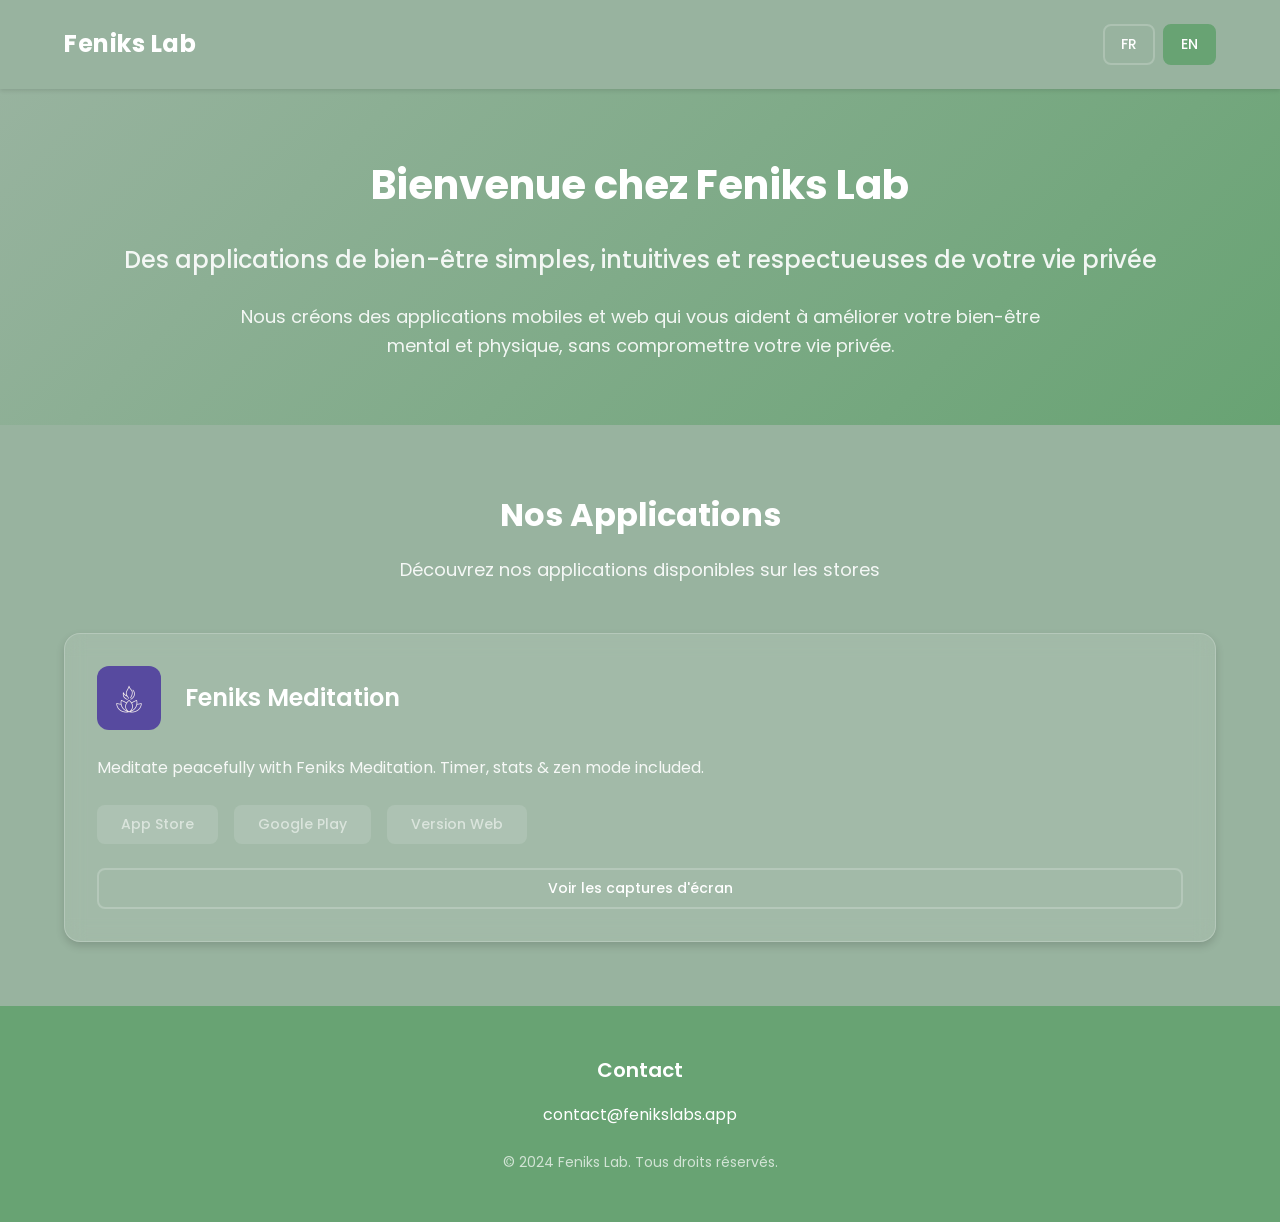
<file: index.html>
<!DOCTYPE html>
<html lang="fr">
<head>
    <meta charset="UTF-8">
    <meta name="viewport" content="width=device-width, initial-scale=1.0">
    <meta name="description" content="Découvrez les applications Feniks Lab pour votre bien-être : méditation, respiration et plus encore.">
    <meta name="keywords" content="Feniks Lab, applications bien-être, méditation, respiration, applications mobiles">
    <meta name="author" content="Feniks Lab">
    <title>Feniks Lab - Applications de bien-être</title>
    
    <!-- Google Fonts - Poppins -->
    <link rel="preconnect" href="https://fonts.googleapis.com">
    <link rel="preconnect" href="https://fonts.gstatic.com" crossorigin>
    <link href="https://fonts.googleapis.com/css2?family=Poppins:wght@300;400;500;600;700&display=swap" rel="stylesheet">
    
    <link rel="stylesheet" href="css/style.css">
</head>
<body>
    <!-- Header -->
    <header class="header" role="banner">
        <div class="container">
            <div class="header-content">
                <div class="logo" id="logo">Feniks Lab</div>
                <div class="language-switcher">
                    <button class="lang-btn active" data-lang="fr" aria-label="Français">FR</button>
                    <button class="lang-btn" data-lang="en" aria-label="English">EN</button>
                </div>
            </div>
        </div>
    </header>

    <!-- Hero Section -->
    <section class="hero" role="main">
        <div class="container">
            <h1 class="hero-title" data-i18n="hero.title">Bienvenue chez Feniks Lab</h1>
            <p class="hero-subtitle" data-i18n="hero.subtitle">Des applications de bien-être simples, intuitives et respectueuses de votre vie privée</p>
            <p class="hero-description" data-i18n="hero.description">Nous créons des applications mobiles et web qui vous aident à améliorer votre bien-être mental et physique, sans compromettre votre vie privée.</p>
        </div>
    </section>

    <!-- Apps Section -->
    <section class="apps-section" id="apps-section">
        <div class="container">
            <h2 class="section-title" data-i18n="apps.title">Nos Applications</h2>
            <p class="section-description" data-i18n="apps.description">Découvrez nos applications disponibles sur les stores</p>
            <div class="apps-grid" id="apps-grid">
                <!-- Apps will be dynamically inserted here -->
            </div>
        </div>
    </section>

    <!-- Screenshot Modal -->
    <div class="modal" id="screenshot-modal" role="dialog" aria-labelledby="modal-title" aria-hidden="true">
        <div class="modal-overlay" id="modal-overlay"></div>
        <div class="modal-content">
            <button class="modal-close" id="modal-close" aria-label="Fermer">&times;</button>
            <div class="modal-header">
                <h3 id="modal-title" class="modal-title"></h3>
            </div>
            <div class="modal-body">
                <div class="screenshots-gallery" id="screenshots-gallery">
                    <!-- Screenshots will be dynamically inserted here -->
                </div>
            </div>
        </div>
    </div>

    <!-- Footer -->
    <footer class="footer" role="contentinfo">
        <div class="container">
            <div class="footer-content">
                <div class="footer-section">
                    <h3 data-i18n="footer.contact">Contact</h3>
                    <p>
                        <a href="mailto:contact@fenikslabs.app" aria-label="Envoyer un email">contact@fenikslabs.app</a>
                    </p>
                </div>
                <div class="footer-section">
                    <p class="footer-rights" data-i18n="footer.rights">© 2024 Feniks Lab. Tous droits réservés.</p>
                </div>
            </div>
        </div>
    </footer>

    <script src="js/app.js"></script>
</body>
</html>
</file>
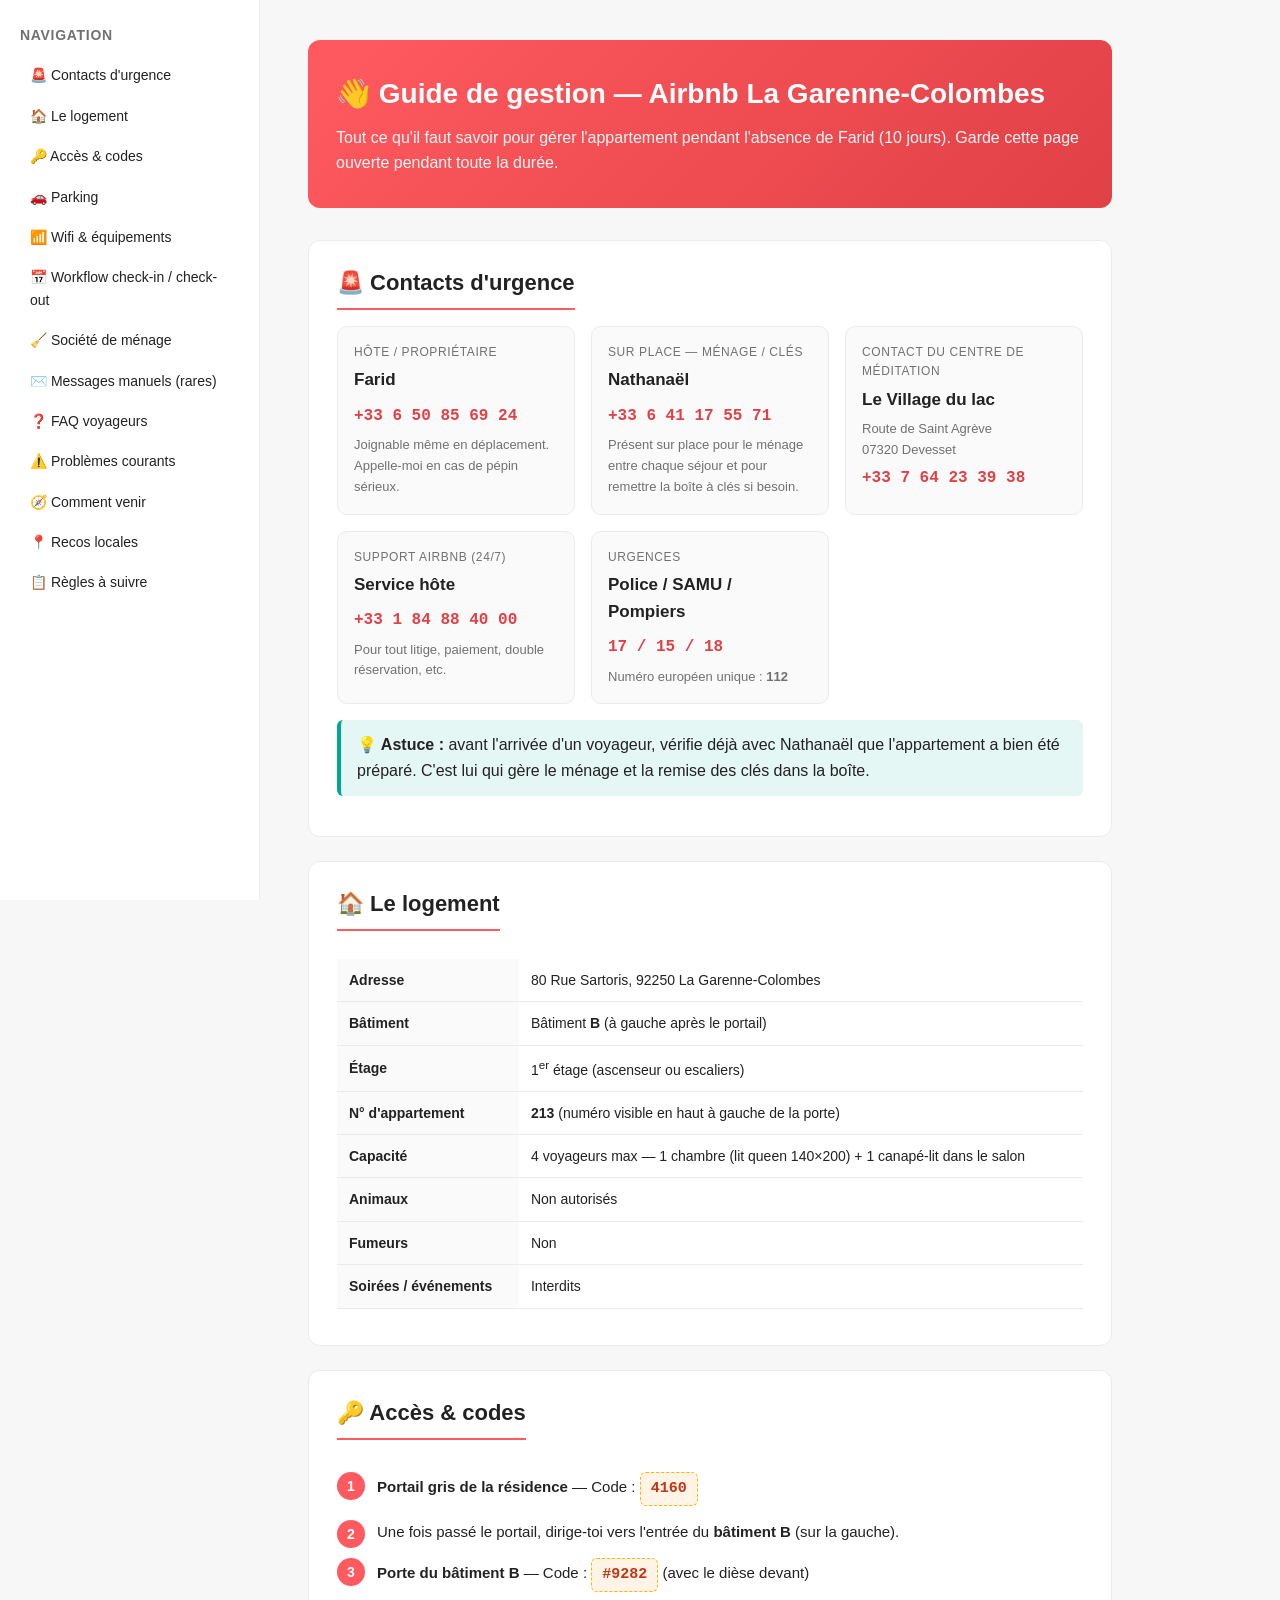
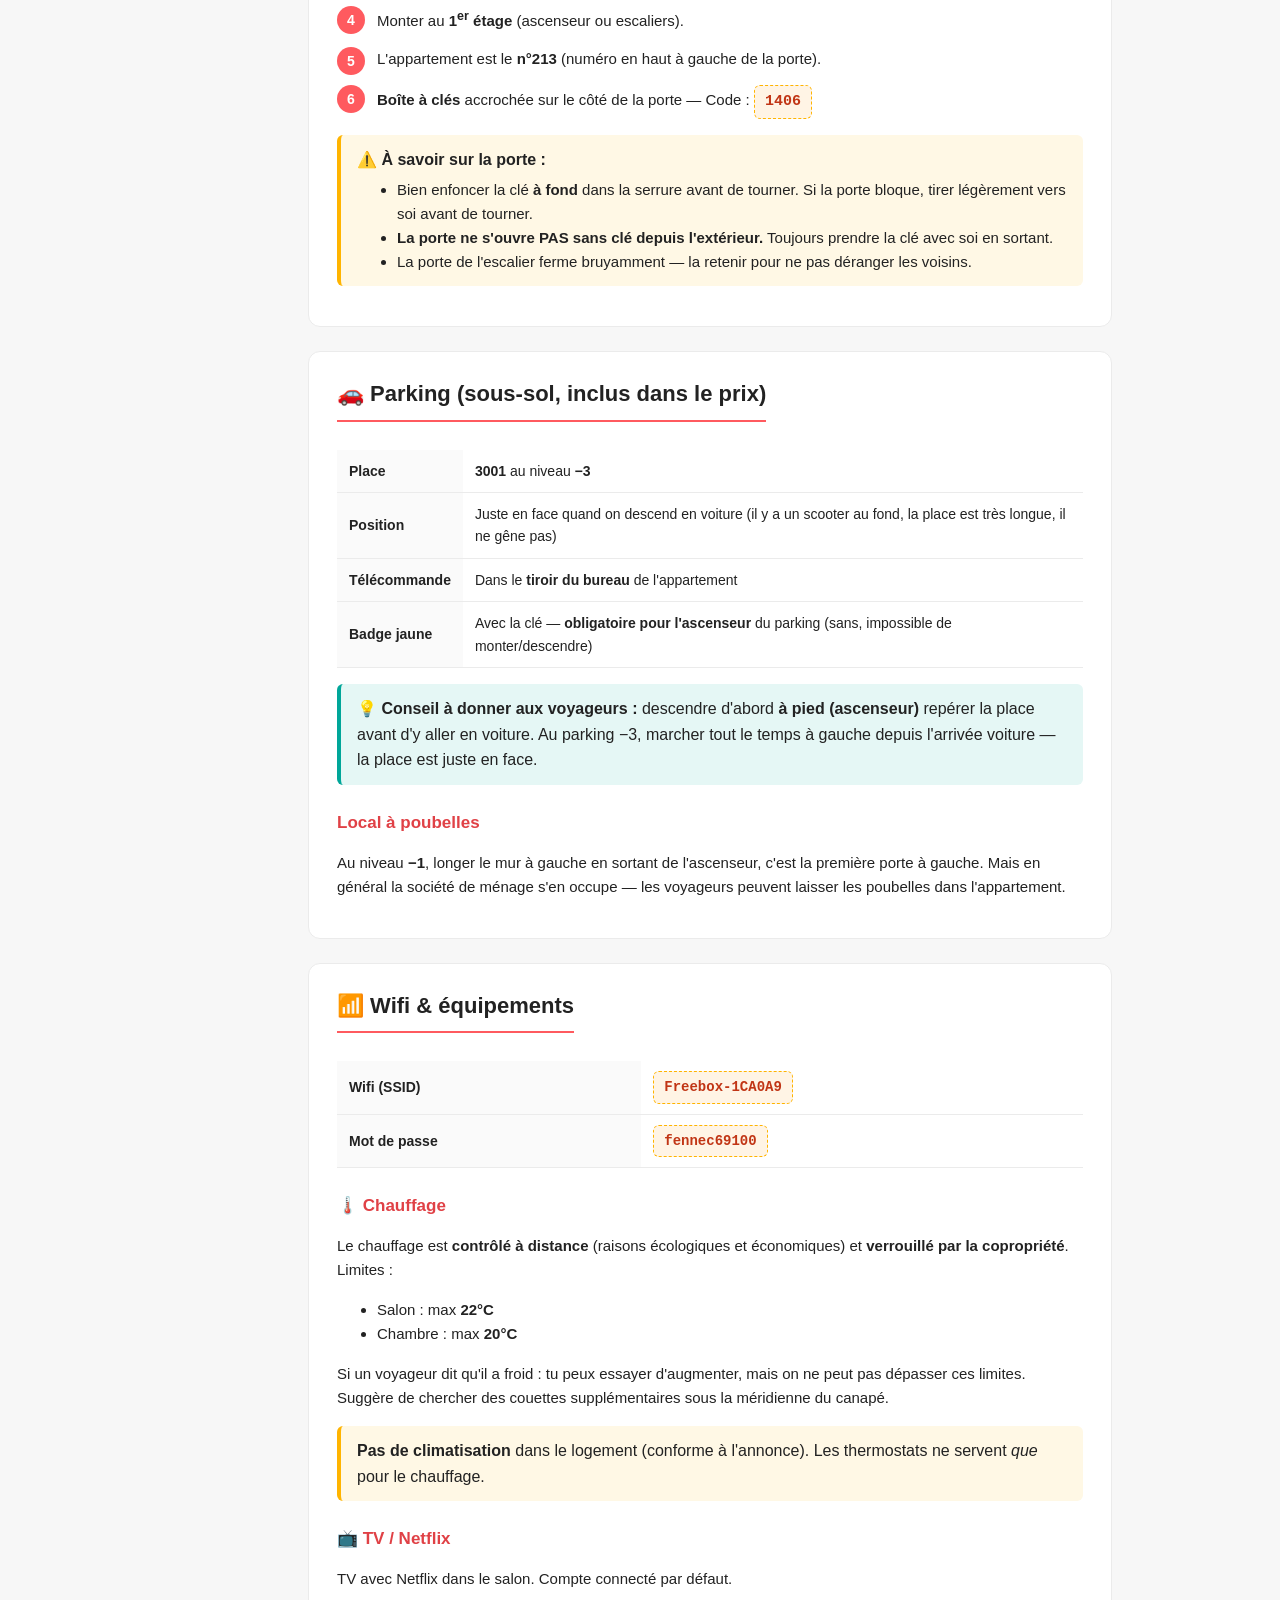
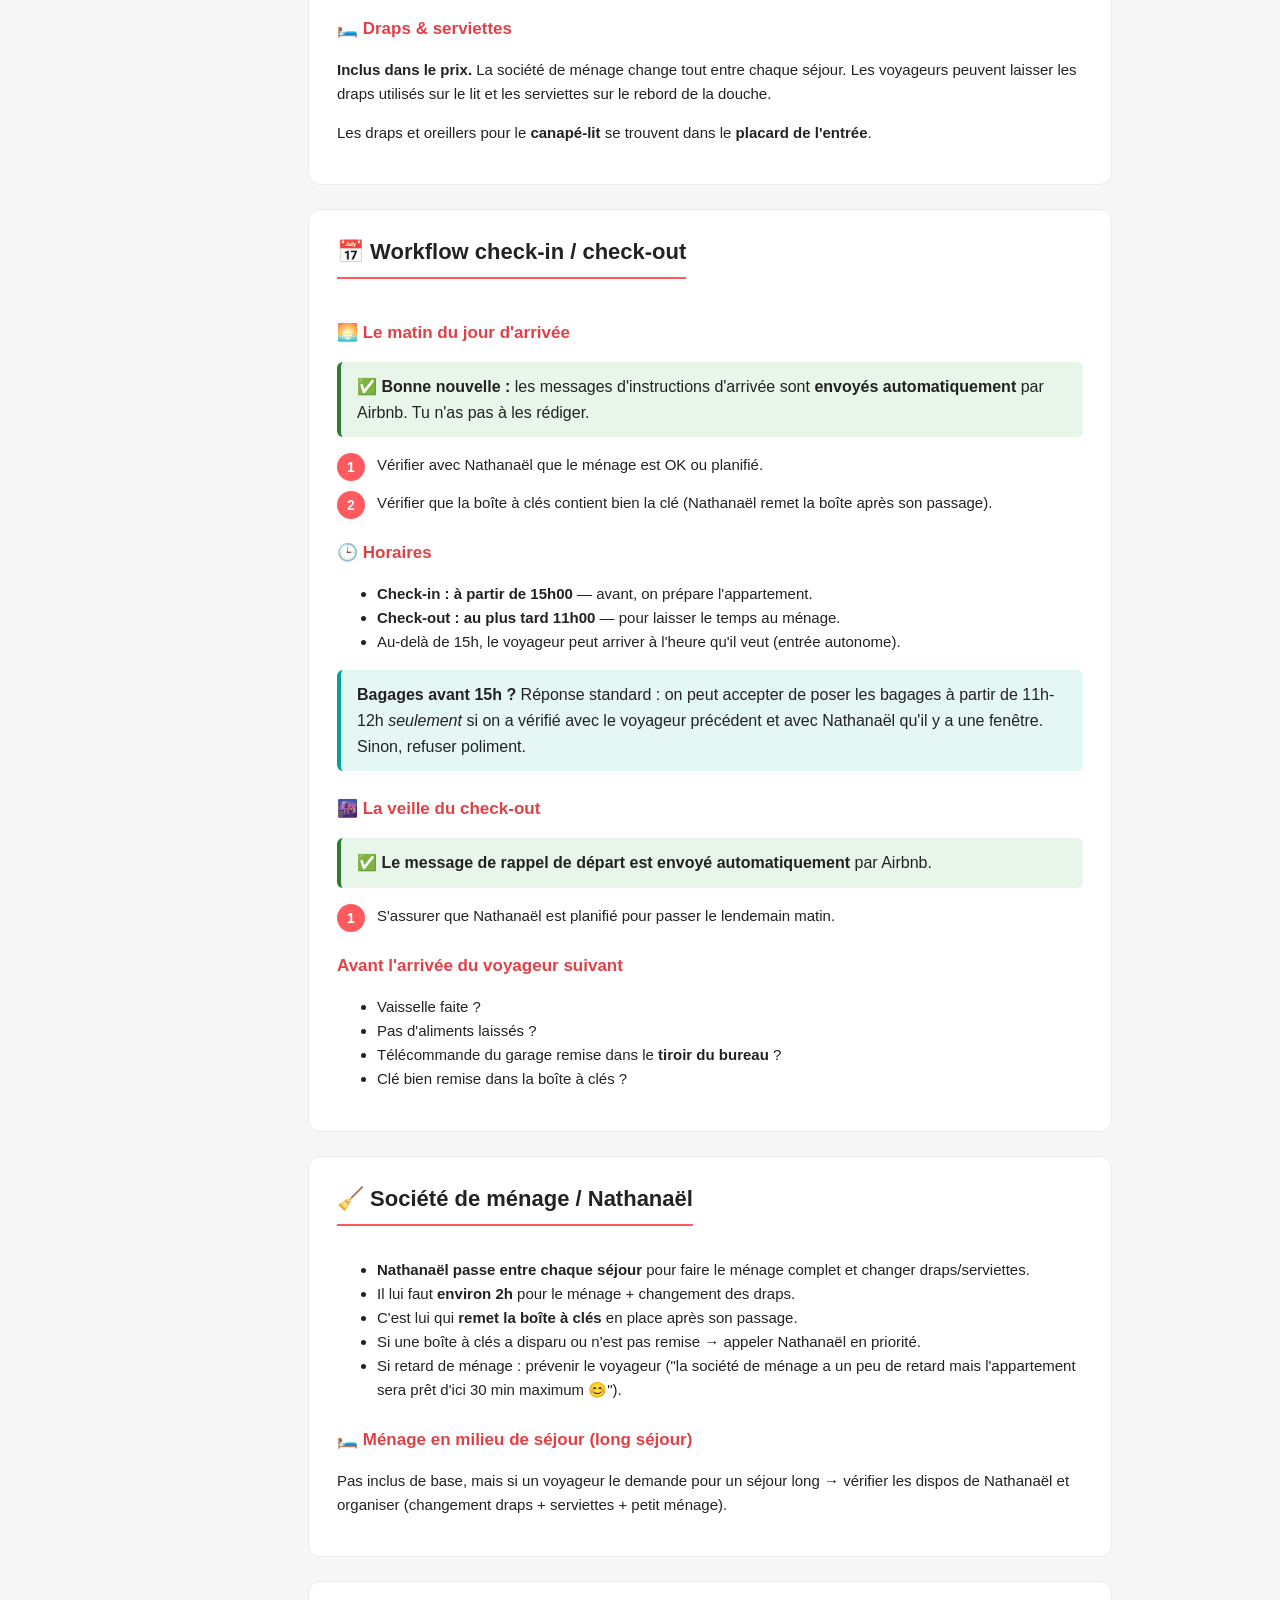
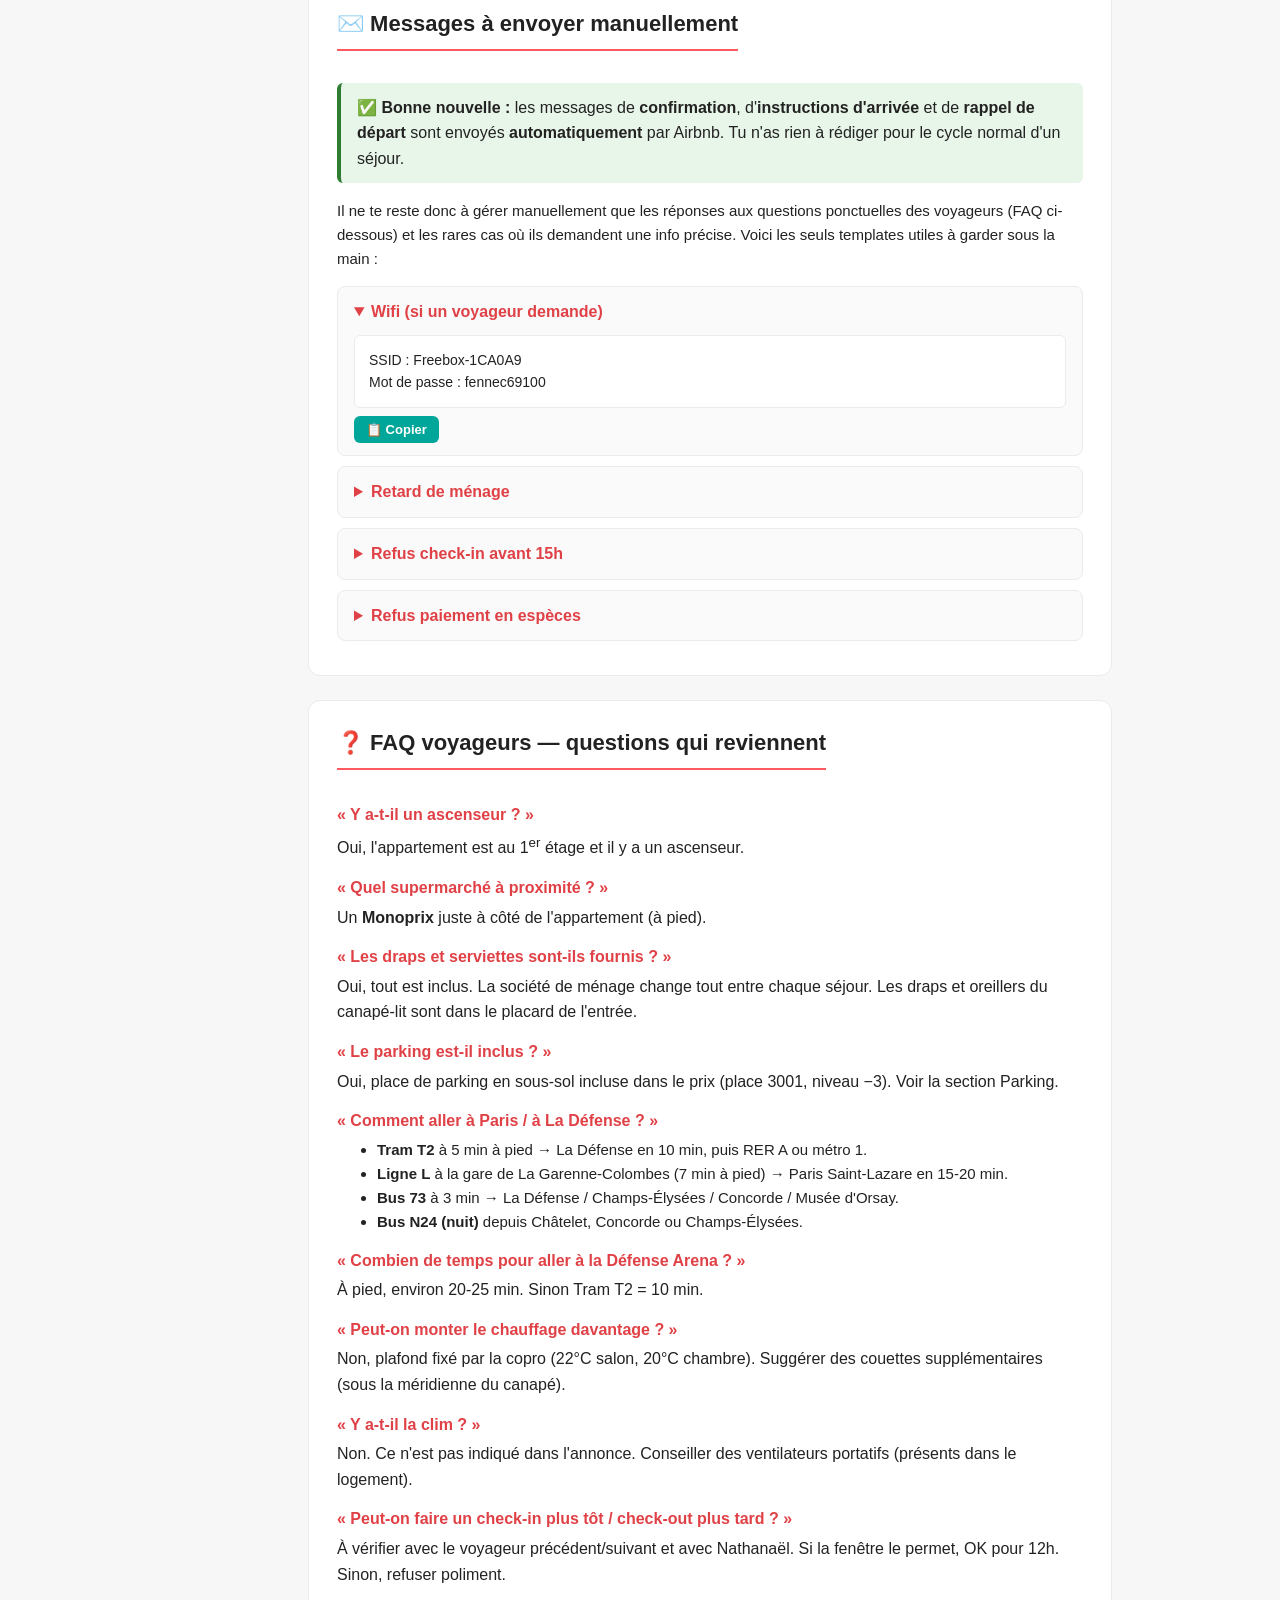
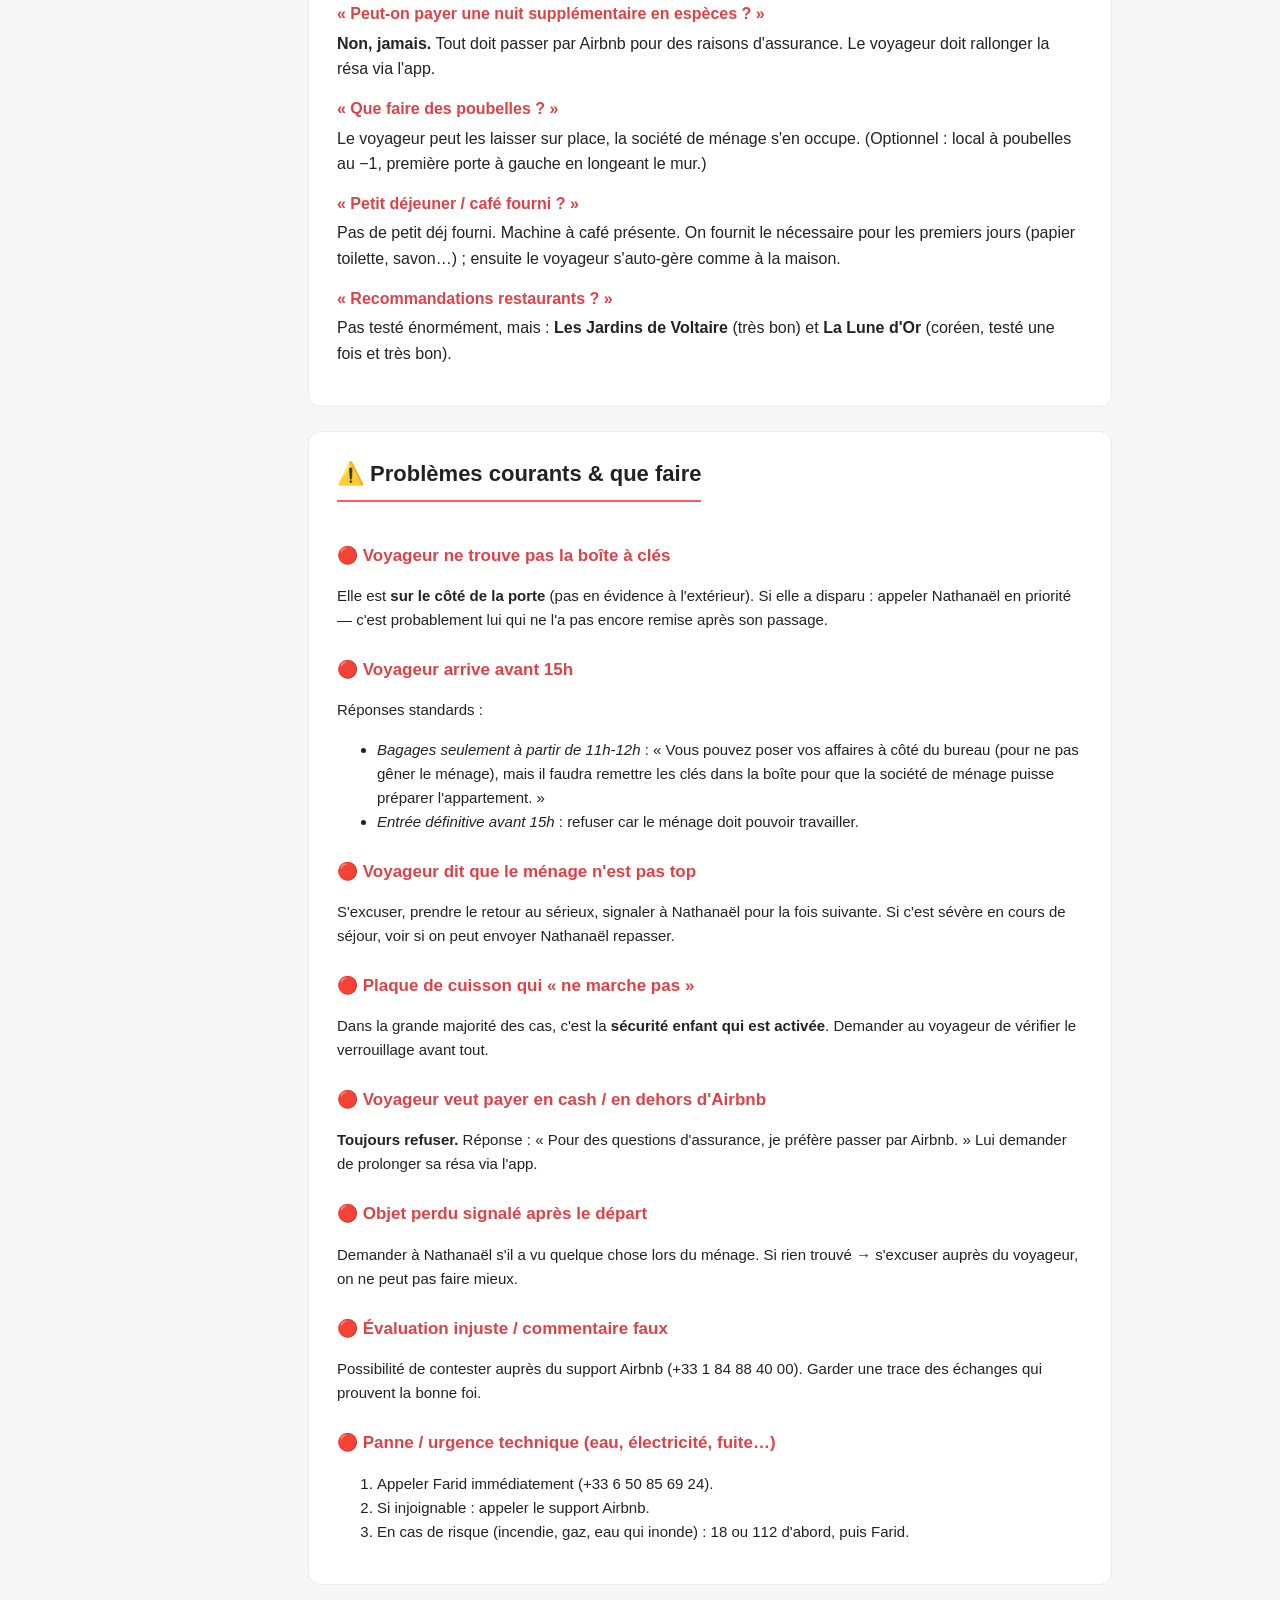
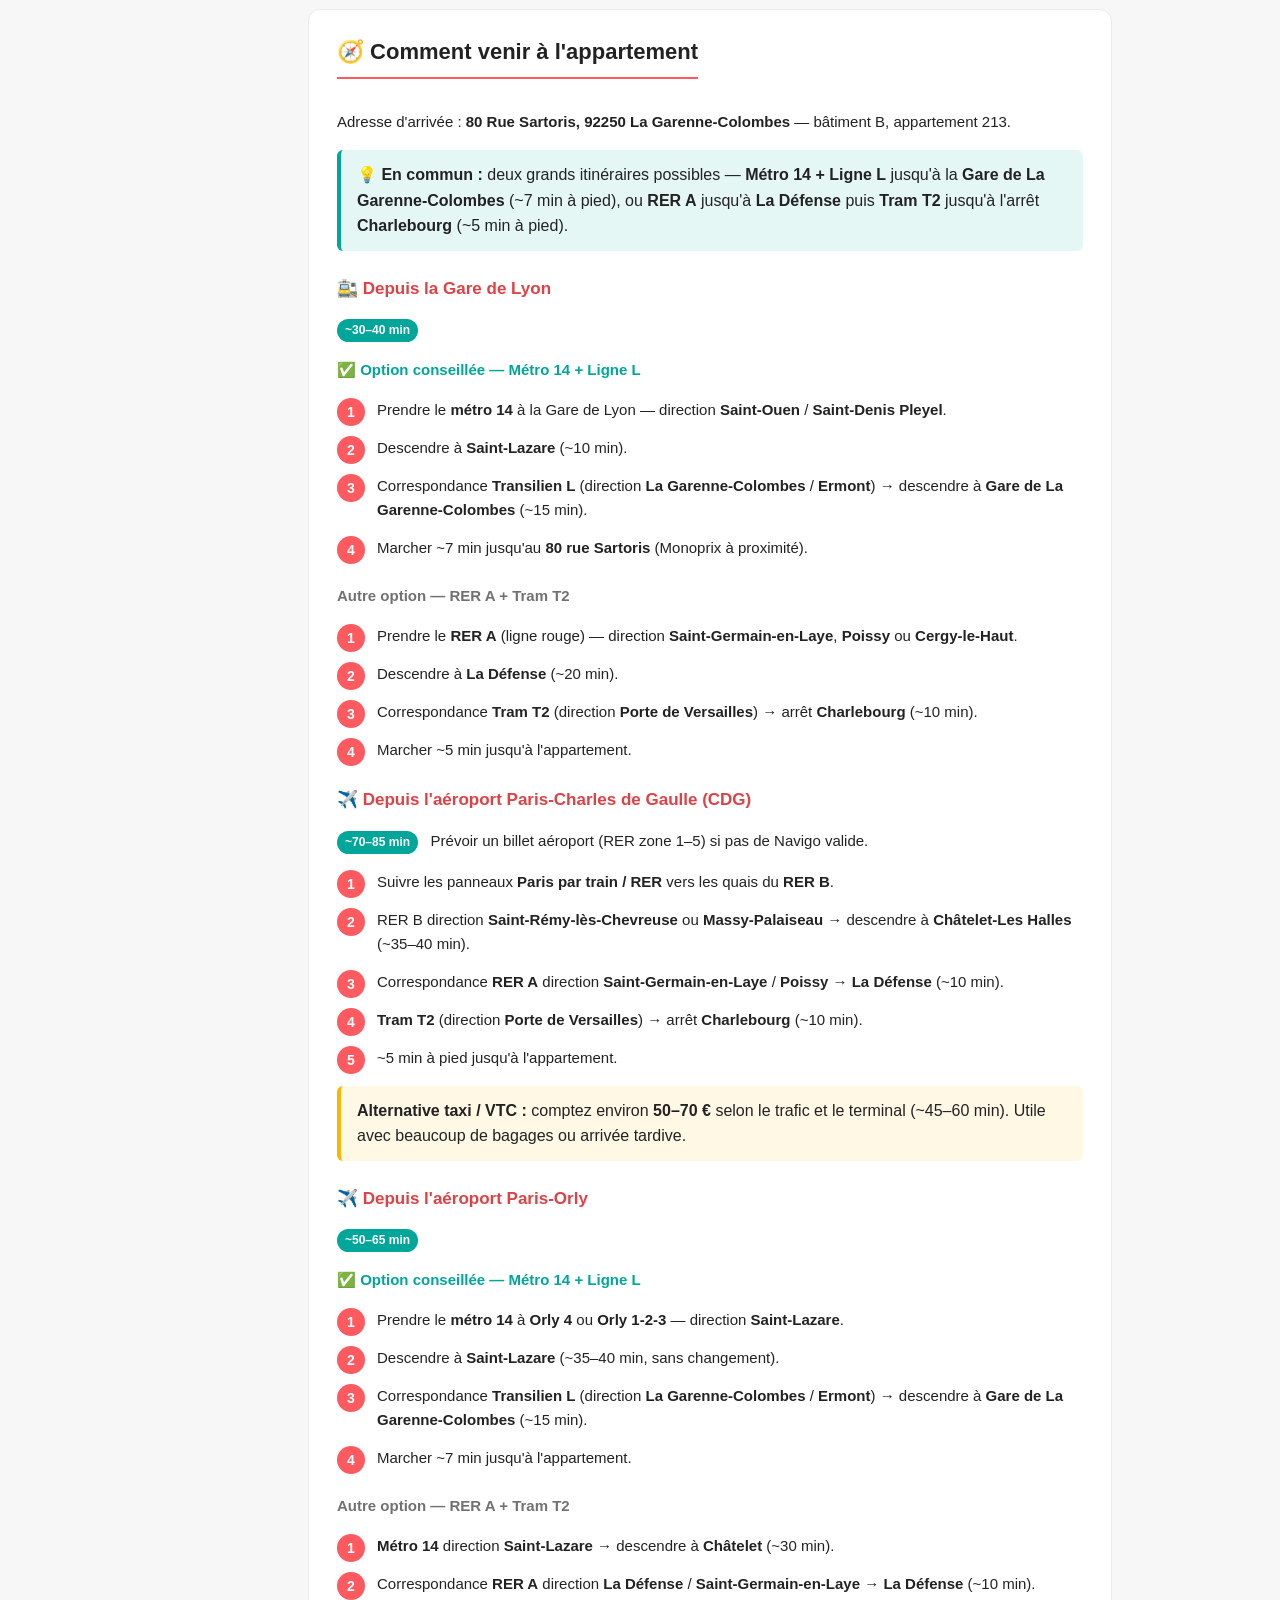
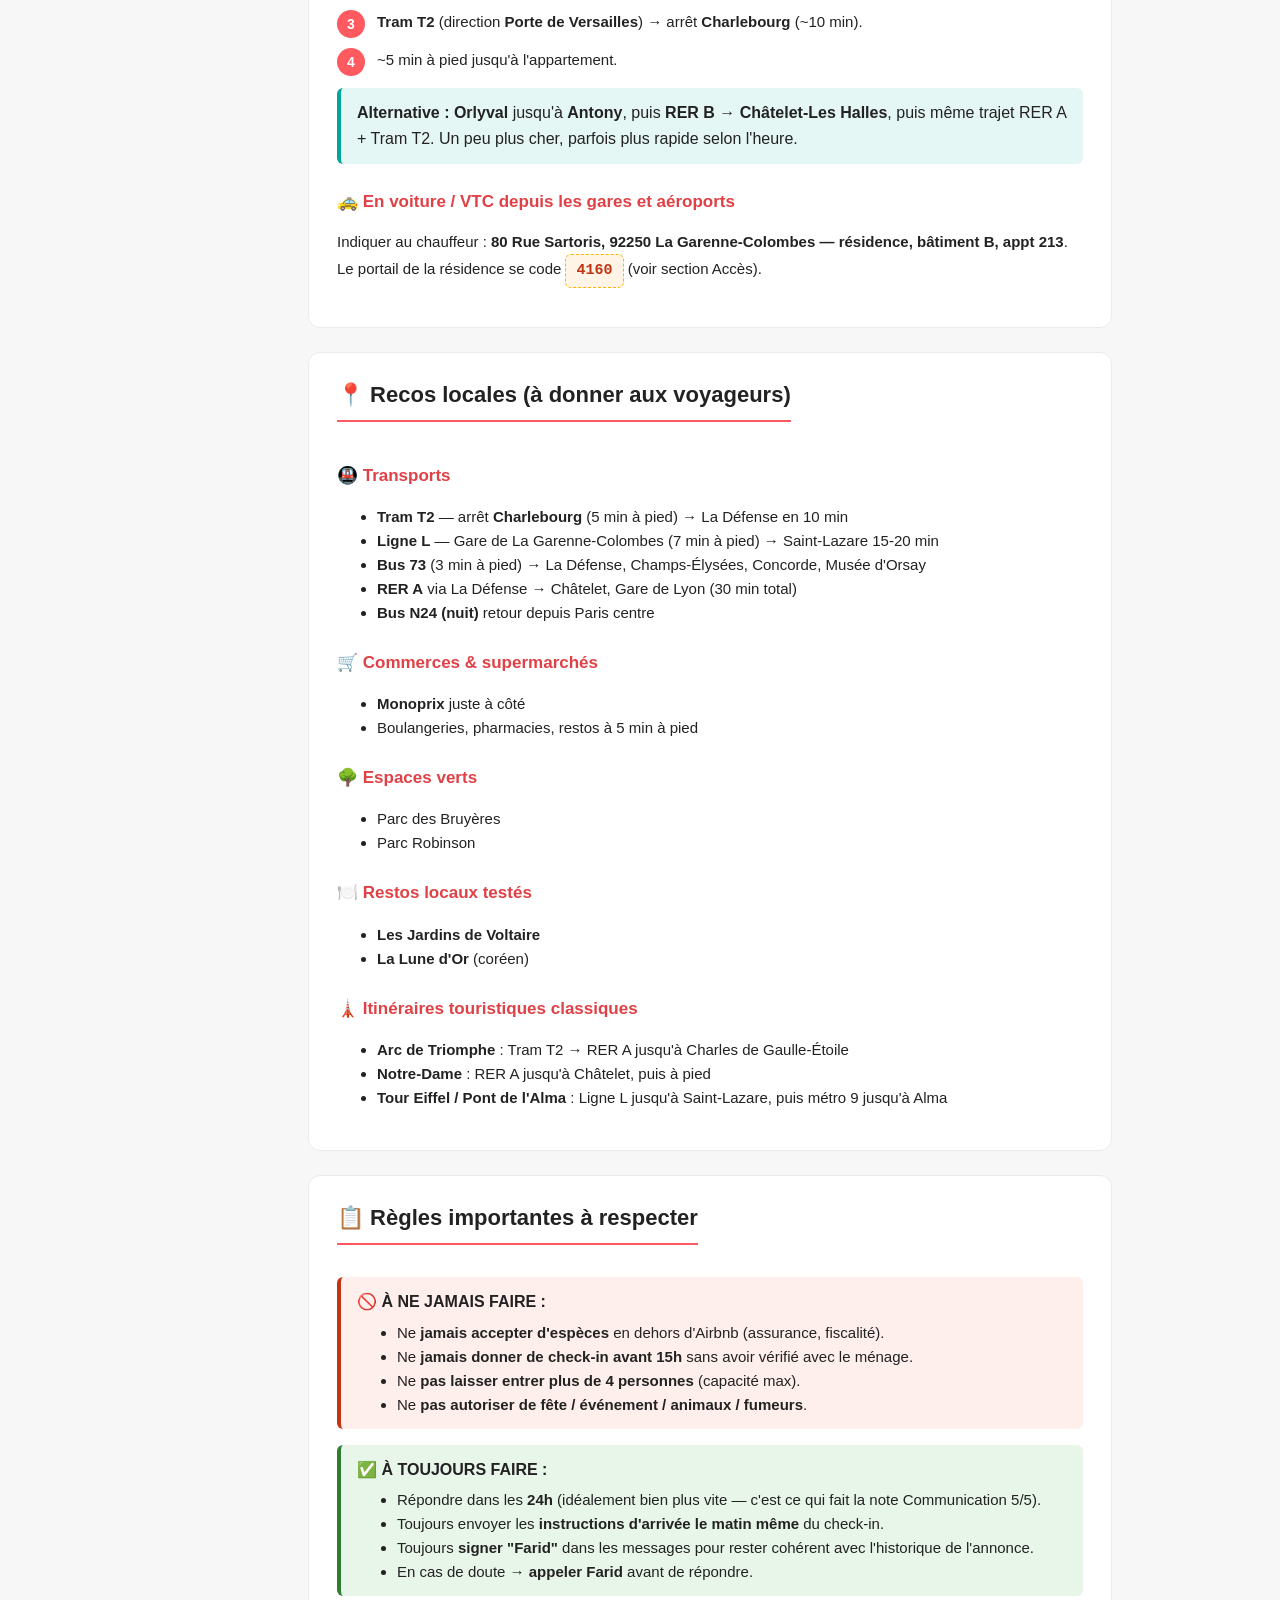
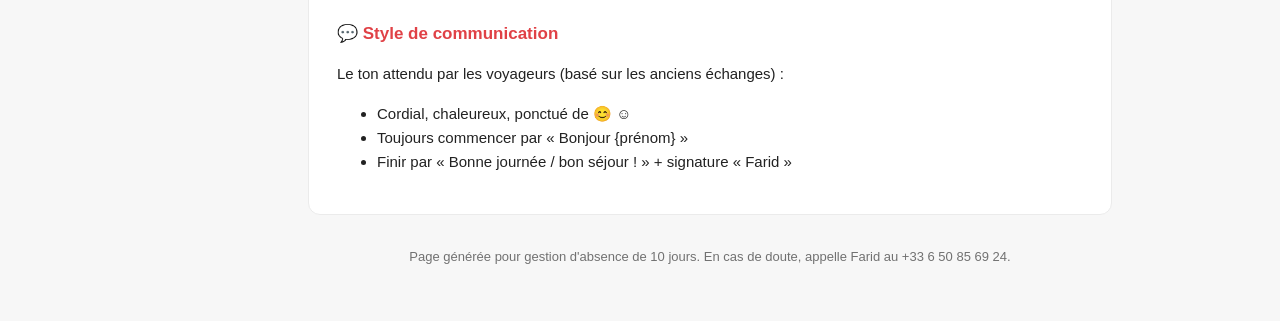
<file: airbnb.html>
<!DOCTYPE html>
<html lang="fr">
<head>
<meta charset="UTF-8">
<meta name="viewport" content="width=device-width, initial-scale=1.0">
<title>Guide de gestion — Airbnb La Garenne-Colombes</title>
<style>
  :root {
    --primary: #FF5A5F;
    --primary-dark: #E04146;
    --accent: #00A699;
    --warning: #FFB400;
    --danger: #C13515;
    --bg: #F7F7F7;
    --card: #FFFFFF;
    --text: #222222;
    --text-light: #717171;
    --border: #EBEBEB;
    --code-bg: #FFF4E5;
    --code-border: #FFB400;
  }

  * { box-sizing: border-box; }
  html { scroll-behavior: smooth; }
  body {
    font-family: -apple-system, BlinkMacSystemFont, "Segoe UI", Roboto, Oxygen, Ubuntu, Helvetica, Arial, sans-serif;
    line-height: 1.6;
    color: var(--text);
    background: var(--bg);
    margin: 0;
    padding: 0;
  }

  /* Layout */
  .layout {
    display: grid;
    grid-template-columns: 260px 1fr;
    gap: 0;
    max-width: 1400px;
    margin: 0 auto;
  }
  @media (max-width: 900px) {
    .layout { grid-template-columns: 1fr; }
    .sidebar { position: static !important; height: auto !important; }
  }

  /* Sidebar */
  .sidebar {
    position: sticky;
    top: 0;
    height: 100vh;
    overflow-y: auto;
    background: var(--card);
    border-right: 1px solid var(--border);
    padding: 24px 20px;
  }
  .sidebar h2 {
    font-size: 14px;
    text-transform: uppercase;
    letter-spacing: 0.05em;
    color: var(--text-light);
    margin: 0 0 12px;
  }
  .sidebar nav ul {
    list-style: none;
    padding: 0;
    margin: 0 0 24px;
  }
  .sidebar nav li {
    margin: 6px 0;
  }
  .sidebar nav a {
    display: block;
    padding: 6px 10px;
    color: var(--text);
    text-decoration: none;
    border-radius: 6px;
    font-size: 14px;
  }
  .sidebar nav a:hover {
    background: var(--bg);
    color: var(--primary);
  }

  /* Main */
  main {
    padding: 40px 48px;
    max-width: 900px;
  }
  @media (max-width: 600px) {
    main { padding: 24px 16px; }
  }

  /* Hero */
  .hero {
    background: linear-gradient(135deg, var(--primary) 0%, var(--primary-dark) 100%);
    color: white;
    padding: 32px 28px;
    border-radius: 12px;
    margin-bottom: 32px;
  }
  .hero h1 {
    margin: 0 0 8px;
    font-size: 28px;
  }
  .hero p {
    margin: 0;
    opacity: 0.95;
  }

  /* Sections */
  section {
    background: var(--card);
    border: 1px solid var(--border);
    border-radius: 12px;
    padding: 24px 28px;
    margin-bottom: 24px;
    scroll-margin-top: 20px;
  }
  section h2 {
    margin: 0 0 16px;
    font-size: 22px;
    border-bottom: 2px solid var(--primary);
    padding-bottom: 8px;
    display: inline-block;
  }
  section h3 {
    margin: 24px 0 12px;
    font-size: 17px;
    color: var(--primary-dark);
  }
  section p, section li {
    font-size: 15px;
  }

  /* Code & key info */
  .code-box {
    display: inline-block;
    background: var(--code-bg);
    border: 1px dashed var(--code-border);
    padding: 4px 10px;
    border-radius: 6px;
    font-family: "SF Mono", Monaco, Consolas, monospace;
    font-weight: 600;
    color: var(--danger);
  }

  /* Contact cards */
  .contacts {
    display: grid;
    grid-template-columns: repeat(auto-fit, minmax(220px, 1fr));
    gap: 16px;
  }
  .contact-card {
    border: 1px solid var(--border);
    border-radius: 10px;
    padding: 16px;
    background: #FAFAFA;
  }
  .contact-card .role {
    font-size: 12px;
    text-transform: uppercase;
    letter-spacing: 0.05em;
    color: var(--text-light);
  }
  .contact-card .name {
    font-weight: 600;
    font-size: 17px;
    margin: 4px 0;
  }
  .contact-card .phone {
    display: inline-block;
    margin-top: 6px;
    font-family: "SF Mono", Monaco, Consolas, monospace;
    color: var(--primary-dark);
    font-weight: 600;
  }
  .contact-card .note {
    color: var(--text-light);
    font-size: 13px;
    margin-top: 6px;
  }

  /* Alert boxes */
  .alert {
    border-left: 4px solid;
    padding: 12px 16px;
    border-radius: 6px;
    margin: 16px 0;
    background: #FFF;
  }
  .alert-warning {
    border-color: var(--warning);
    background: #FFF8E5;
  }
  .alert-danger {
    border-color: var(--danger);
    background: #FFEFEC;
  }
  .alert-info {
    border-color: var(--accent);
    background: #E5F7F5;
  }
  .alert-success {
    border-color: #2E7D32;
    background: #E8F5E9;
  }

  /* Tables */
  table {
    width: 100%;
    border-collapse: collapse;
    margin: 12px 0;
  }
  th, td {
    text-align: left;
    padding: 10px 12px;
    border-bottom: 1px solid var(--border);
    font-size: 14px;
  }
  th {
    background: #FAFAFA;
    font-weight: 600;
  }

  /* Steps */
  .steps {
    list-style: none;
    counter-reset: step;
    padding: 0;
  }
  .steps li {
    counter-increment: step;
    position: relative;
    padding-left: 40px;
    margin-bottom: 14px;
  }
  .steps li::before {
    content: counter(step);
    position: absolute;
    left: 0;
    top: 0;
    width: 28px;
    height: 28px;
    background: var(--primary);
    color: white;
    border-radius: 50%;
    display: flex;
    align-items: center;
    justify-content: center;
    font-weight: 600;
    font-size: 14px;
  }

  /* Templates */
  details {
    border: 1px solid var(--border);
    border-radius: 8px;
    padding: 12px 16px;
    margin: 10px 0;
    background: #FAFAFA;
  }
  details summary {
    cursor: pointer;
    font-weight: 600;
    color: var(--primary-dark);
  }
  details[open] summary {
    margin-bottom: 8px;
  }
  .template {
    background: var(--card);
    border: 1px solid var(--border);
    border-radius: 6px;
    padding: 14px;
    margin-top: 10px;
    white-space: pre-wrap;
    font-family: -apple-system, BlinkMacSystemFont, sans-serif;
    font-size: 14px;
    line-height: 1.55;
  }
  .copy-btn {
    margin-top: 8px;
    background: var(--accent);
    color: white;
    border: none;
    padding: 6px 12px;
    border-radius: 6px;
    cursor: pointer;
    font-size: 13px;
    font-weight: 600;
  }
  .copy-btn:hover { background: #008A7E; }
  .copy-btn.copied { background: #2E7D32; }

  /* FAQ */
  .faq dt {
    font-weight: 600;
    margin-top: 14px;
    color: var(--primary-dark);
  }
  .faq dd {
    margin: 4px 0 0 0;
    color: var(--text);
  }

  /* Print */
  @media print {
    .sidebar { display: none; }
    .layout { grid-template-columns: 1fr; }
    section { page-break-inside: avoid; box-shadow: none; }
    main { padding: 0; }
  }

  .badge {
    display: inline-block;
    padding: 2px 8px;
    border-radius: 12px;
    font-size: 12px;
    font-weight: 600;
    background: var(--accent);
    color: white;
  }
  .badge-warn { background: var(--warning); color: #5C4400; }
</style>
</head>
<body>

<div class="layout">
  <aside class="sidebar">
    <h2>Navigation</h2>
    <nav>
      <ul>
        <li><a href="#urgences">🚨 Contacts d'urgence</a></li>
        <li><a href="#logement">🏠 Le logement</a></li>
        <li><a href="#acces">🔑 Accès & codes</a></li>
        <li><a href="#parking">🚗 Parking</a></li>
        <li><a href="#wifi">📶 Wifi & équipements</a></li>
        <li><a href="#workflow">📅 Workflow check-in / check-out</a></li>
        <li><a href="#menage">🧹 Société de ménage</a></li>
        <li><a href="#templates">✉️ Messages manuels (rares)</a></li>
        <li><a href="#faq">❓ FAQ voyageurs</a></li>
        <li><a href="#problemes">⚠️ Problèmes courants</a></li>
        <li><a href="#venir">🧭 Comment venir</a></li>
        <li><a href="#conseils">📍 Recos locales</a></li>
        <li><a href="#regles">📋 Règles à suivre</a></li>
      </ul>
    </nav>
  </aside>

  <main>

    <div class="hero">
      <h1>👋 Guide de gestion — Airbnb La Garenne-Colombes</h1>
      <p>Tout ce qu'il faut savoir pour gérer l'appartement pendant l'absence de Farid (10 jours). Garde cette page ouverte pendant toute la durée.</p>
    </div>

    <!-- ============================================================ -->
    <section id="urgences">
      <h2>🚨 Contacts d'urgence</h2>
      <div class="contacts">
        <div class="contact-card">
          <div class="role">Hôte / Propriétaire</div>
          <div class="name">Farid</div>
          <div class="phone">+33 6 50 85 69 24</div>
          <div class="note">Joignable même en déplacement. Appelle-moi en cas de pépin sérieux.</div>
        </div>
        <div class="contact-card">
          <div class="role">Sur place — Ménage / clés</div>
          <div class="name">Nathanaël</div>
          <div class="phone">+33 6 41 17 55 71</div>
          <div class="note">Présent sur place pour le ménage entre chaque séjour et pour remettre la boîte à clés si besoin.</div>
        </div>
        <div class="contact-card">
          <div class="role">Contact du centre de méditation</div>
          <div class="name">Le Village du lac</div>
          <div class="note">Route de Saint Agrève<br>07320 Devesset</div>
          <div class="phone">+33 7 64 23 39 38</div>
        </div>
        <div class="contact-card">
          <div class="role">Support Airbnb (24/7)</div>
          <div class="name">Service hôte</div>
          <div class="phone">+33 1 84 88 40 00</div>
          <div class="note">Pour tout litige, paiement, double réservation, etc.</div>
        </div>
        <div class="contact-card">
          <div class="role">Urgences</div>
          <div class="name">Police / SAMU / Pompiers</div>
          <div class="phone">17 / 15 / 18</div>
          <div class="note">Numéro européen unique : <strong>112</strong></div>
        </div>
      </div>
      <div class="alert alert-info" style="margin-top:16px;">
        <strong>💡 Astuce :</strong> avant l'arrivée d'un voyageur, vérifie déjà avec Nathanaël que l'appartement a bien été préparé. C'est lui qui gère le ménage et la remise des clés dans la boîte.
      </div>
    </section>

    <!-- ============================================================ -->
    <section id="logement">
      <h2>🏠 Le logement</h2>
      <table>
        <tr><th>Adresse</th><td>80 Rue Sartoris, 92250 La Garenne-Colombes</td></tr>
        <tr><th>Bâtiment</th><td>Bâtiment <strong>B</strong> (à gauche après le portail)</td></tr>
        <tr><th>Étage</th><td>1<sup>er</sup> étage (ascenseur ou escaliers)</td></tr>
        <tr><th>N° d'appartement</th><td><strong>213</strong> (numéro visible en haut à gauche de la porte)</td></tr>
        <tr><th>Capacité</th><td>4 voyageurs max — 1 chambre (lit queen 140×200) + 1 canapé-lit dans le salon</td></tr>
        <tr><th>Animaux</th><td>Non autorisés</td></tr>
        <tr><th>Fumeurs</th><td>Non</td></tr>
        <tr><th>Soirées / événements</th><td>Interdits</td></tr>
      </table>
    </section>

    <!-- ============================================================ -->
    <section id="acces">
      <h2>🔑 Accès & codes</h2>
      <ol class="steps">
        <li><strong>Portail gris de la résidence</strong> — Code : <span class="code-box">4160</span></li>
        <li>Une fois passé le portail, dirige-toi vers l'entrée du <strong>bâtiment B</strong> (sur la gauche).</li>
        <li><strong>Porte du bâtiment B</strong> — Code : <span class="code-box">#9282</span> (avec le dièse devant)</li>
        <li>Monter au <strong>1<sup>er</sup> étage</strong> (ascenseur ou escaliers).</li>
        <li>L'appartement est le <strong>n°213</strong> (numéro en haut à gauche de la porte).</li>
        <li><strong>Boîte à clés</strong> accrochée sur le côté de la porte — Code : <span class="code-box">1406</span></li>
      </ol>

      <div class="alert alert-warning">
        <strong>⚠️ À savoir sur la porte :</strong>
        <ul style="margin:6px 0 0;">
          <li>Bien enfoncer la clé <strong>à fond</strong> dans la serrure avant de tourner. Si la porte bloque, tirer légèrement vers soi avant de tourner.</li>
          <li><strong>La porte ne s'ouvre PAS sans clé depuis l'extérieur.</strong> Toujours prendre la clé avec soi en sortant.</li>
          <li>La porte de l'escalier ferme bruyamment — la retenir pour ne pas déranger les voisins.</li>
        </ul>
      </div>
    </section>

    <!-- ============================================================ -->
    <section id="parking">
      <h2>🚗 Parking (sous-sol, inclus dans le prix)</h2>
      <table>
        <tr><th>Place</th><td><strong>3001</strong> au niveau <strong>−3</strong></td></tr>
        <tr><th>Position</th><td>Juste en face quand on descend en voiture (il y a un scooter au fond, la place est très longue, il ne gêne pas)</td></tr>
        <tr><th>Télécommande</th><td>Dans le <strong>tiroir du bureau</strong> de l'appartement</td></tr>
        <tr><th>Badge jaune</th><td>Avec la clé — <strong>obligatoire pour l'ascenseur</strong> du parking (sans, impossible de monter/descendre)</td></tr>
      </table>

      <div class="alert alert-info">
        <strong>💡 Conseil à donner aux voyageurs :</strong> descendre d'abord <strong>à pied (ascenseur)</strong> repérer la place avant d'y aller en voiture. Au parking −3, marcher tout le temps à gauche depuis l'arrivée voiture — la place est juste en face.
      </div>

      <h3>Local à poubelles</h3>
      <p>Au niveau <strong>−1</strong>, longer le mur à gauche en sortant de l'ascenseur, c'est la première porte à gauche. Mais en général la société de ménage s'en occupe — les voyageurs peuvent laisser les poubelles dans l'appartement.</p>
    </section>

    <!-- ============================================================ -->
    <section id="wifi">
      <h2>📶 Wifi & équipements</h2>
      <table>
        <tr><th>Wifi (SSID)</th><td><span class="code-box">Freebox-1CA0A9</span></td></tr>
        <tr><th>Mot de passe</th><td><span class="code-box">fennec69100</span></td></tr>
      </table>

      <h3>🌡️ Chauffage</h3>
      <p>Le chauffage est <strong>contrôlé à distance</strong> (raisons écologiques et économiques) et <strong>verrouillé par la copropriété</strong>. Limites :</p>
      <ul>
        <li>Salon : max <strong>22°C</strong></li>
        <li>Chambre : max <strong>20°C</strong></li>
      </ul>
      <p>Si un voyageur dit qu'il a froid : tu peux essayer d'augmenter, mais on ne peut pas dépasser ces limites. Suggère de chercher des couettes supplémentaires sous la méridienne du canapé.</p>
      <div class="alert alert-warning">
        <strong>Pas de climatisation</strong> dans le logement (conforme à l'annonce). Les thermostats ne servent <em>que</em> pour le chauffage.
      </div>

      <h3>📺 TV / Netflix</h3>
      <p>TV avec Netflix dans le salon. Compte connecté par défaut.</p>

      <h3>🛏️ Draps & serviettes</h3>
      <p><strong>Inclus dans le prix.</strong> La société de ménage change tout entre chaque séjour. Les voyageurs peuvent laisser les draps utilisés sur le lit et les serviettes sur le rebord de la douche.</p>
      <p>Les draps et oreillers pour le <strong>canapé-lit</strong> se trouvent dans le <strong>placard de l'entrée</strong>.</p>
    </section>

    <!-- ============================================================ -->
    <section id="workflow">
      <h2>📅 Workflow check-in / check-out</h2>

      <h3>🌅 Le matin du jour d'arrivée</h3>
      <div class="alert alert-success">
        <strong>✅ Bonne nouvelle :</strong> les messages d'instructions d'arrivée sont <strong>envoyés automatiquement</strong> par Airbnb. Tu n'as pas à les rédiger.
      </div>
      <ol class="steps">
        <li>Vérifier avec Nathanaël que le ménage est OK ou planifié.</li>
        <li>Vérifier que la boîte à clés contient bien la clé (Nathanaël remet la boîte après son passage).</li>
      </ol>

      <h3>🕒 Horaires</h3>
      <ul>
        <li><strong>Check-in : à partir de 15h00</strong> — avant, on prépare l'appartement.</li>
        <li><strong>Check-out : au plus tard 11h00</strong> — pour laisser le temps au ménage.</li>
        <li>Au-delà de 15h, le voyageur peut arriver à l'heure qu'il veut (entrée autonome).</li>
      </ul>

      <div class="alert alert-info">
        <strong>Bagages avant 15h ?</strong> Réponse standard : on peut accepter de poser les bagages à partir de 11h-12h <em>seulement</em> si on a vérifié avec le voyageur précédent et avec Nathanaël qu'il y a une fenêtre. Sinon, refuser poliment.
      </div>

      <h3>🌆 La veille du check-out</h3>
      <div class="alert alert-success">
        <strong>✅ Le message de rappel de départ est envoyé automatiquement</strong> par Airbnb.
      </div>
      <ol class="steps">
        <li>S'assurer que Nathanaël est planifié pour passer le lendemain matin.</li>
      </ol>

      <h3>Avant l'arrivée du voyageur suivant</h3>
      <ul>
        <li>Vaisselle faite ?</li>
        <li>Pas d'aliments laissés ?</li>
        <li>Télécommande du garage remise dans le <strong>tiroir du bureau</strong> ?</li>
        <li>Clé bien remise dans la boîte à clés ?</li>
      </ul>
    </section>

    <!-- ============================================================ -->
    <section id="menage">
      <h2>🧹 Société de ménage / Nathanaël</h2>
      <ul>
        <li><strong>Nathanaël passe entre chaque séjour</strong> pour faire le ménage complet et changer draps/serviettes.</li>
        <li>Il lui faut <strong>environ 2h</strong> pour le ménage + changement des draps.</li>
        <li>C'est lui qui <strong>remet la boîte à clés</strong> en place après son passage.</li>
        <li>Si une boîte à clés a disparu ou n'est pas remise → appeler Nathanaël en priorité.</li>
        <li>Si retard de ménage : prévenir le voyageur ("la société de ménage a un peu de retard mais l'appartement sera prêt d'ici 30 min maximum 😊").</li>
      </ul>

      <h3>🛏️ Ménage en milieu de séjour (long séjour)</h3>
      <p>Pas inclus de base, mais si un voyageur le demande pour un séjour long → vérifier les dispos de Nathanaël et organiser (changement draps + serviettes + petit ménage).</p>
    </section>

    <!-- ============================================================ -->
    <section id="templates">
      <h2>✉️ Messages à envoyer manuellement</h2>
      <div class="alert alert-success">
        <strong>✅ Bonne nouvelle :</strong> les messages de <strong>confirmation</strong>, d'<strong>instructions d'arrivée</strong> et de <strong>rappel de départ</strong> sont envoyés <strong>automatiquement</strong> par Airbnb. Tu n'as rien à rédiger pour le cycle normal d'un séjour.
      </div>
      <p>Il ne te reste donc à gérer manuellement que les réponses aux questions ponctuelles des voyageurs (FAQ ci-dessous) et les rares cas où ils demandent une info précise. Voici les seuls templates utiles à garder sous la main :</p>

      <details open>
        <summary>Wifi (si un voyageur demande)</summary>
        <div class="template" id="t4">SSID : Freebox-1CA0A9
Mot de passe : fennec69100</div>
        <button class="copy-btn" onclick="copyToClipboard('t4', this)">📋 Copier</button>
      </details>

      <details>
        <summary>Retard de ménage</summary>
        <div class="template" id="t5">Bonjour ! La société de ménage a un peu de retard mais l'appartement sera prêt d'ici 30 min maximum 😊</div>
        <button class="copy-btn" onclick="copyToClipboard('t5', this)">📋 Copier</button>
      </details>

      <details>
        <summary>Refus check-in avant 15h</summary>
        <div class="template" id="t6">Bonjour ! Vous pouvez déposer vos affaires dans un coin de l'appartement à partir de 11h mais il faudra remettre les clés car la société de ménage doit préparer l'appartement pour vous 🙂
Bonne journée !</div>
        <button class="copy-btn" onclick="copyToClipboard('t6', this)">📋 Copier</button>
      </details>

      <details>
        <summary>Refus paiement en espèces</summary>
        <div class="template" id="t7">Pour des questions d'assurance je préfère passer par Airbnb 😊 Vous pouvez prolonger votre séjour directement via l'application.</div>
        <button class="copy-btn" onclick="copyToClipboard('t7', this)">📋 Copier</button>
      </details>
    </section>

    <!-- ============================================================ -->
    <section id="faq">
      <h2>❓ FAQ voyageurs — questions qui reviennent</h2>
      <dl class="faq">
        <dt>« Y a-t-il un ascenseur ? »</dt>
        <dd>Oui, l'appartement est au 1<sup>er</sup> étage et il y a un ascenseur.</dd>

        <dt>« Quel supermarché à proximité ? »</dt>
        <dd>Un <strong>Monoprix</strong> juste à côté de l'appartement (à pied).</dd>

        <dt>« Les draps et serviettes sont-ils fournis ? »</dt>
        <dd>Oui, tout est inclus. La société de ménage change tout entre chaque séjour. Les draps et oreillers du canapé-lit sont dans le placard de l'entrée.</dd>

        <dt>« Le parking est-il inclus ? »</dt>
        <dd>Oui, place de parking en sous-sol incluse dans le prix (place 3001, niveau −3). Voir la section Parking.</dd>

        <dt>« Comment aller à Paris / à La Défense ? »</dt>
        <dd>
          <ul style="margin:4px 0;">
            <li><strong>Tram T2</strong> à 5 min à pied → La Défense en 10 min, puis RER A ou métro 1.</li>
            <li><strong>Ligne L</strong> à la gare de La Garenne-Colombes (7 min à pied) → Paris Saint-Lazare en 15-20 min.</li>
            <li><strong>Bus 73</strong> à 3 min → La Défense / Champs-Élysées / Concorde / Musée d'Orsay.</li>
            <li><strong>Bus N24 (nuit)</strong> depuis Châtelet, Concorde ou Champs-Élysées.</li>
          </ul>
        </dd>

        <dt>« Combien de temps pour aller à la Défense Arena ? »</dt>
        <dd>À pied, environ 20-25 min. Sinon Tram T2 = 10 min.</dd>

        <dt>« Peut-on monter le chauffage davantage ? »</dt>
        <dd>Non, plafond fixé par la copro (22°C salon, 20°C chambre). Suggérer des couettes supplémentaires (sous la méridienne du canapé).</dd>

        <dt>« Y a-t-il la clim ? »</dt>
        <dd>Non. Ce n'est pas indiqué dans l'annonce. Conseiller des ventilateurs portatifs (présents dans le logement).</dd>

        <dt>« Peut-on faire un check-in plus tôt / check-out plus tard ? »</dt>
        <dd>À vérifier avec le voyageur précédent/suivant et avec Nathanaël. Si la fenêtre le permet, OK pour 12h. Sinon, refuser poliment.</dd>

        <dt>« Peut-on payer une nuit supplémentaire en espèces ? »</dt>
        <dd><strong>Non, jamais.</strong> Tout doit passer par Airbnb pour des raisons d'assurance. Le voyageur doit rallonger la résa via l'app.</dd>

        <dt>« Que faire des poubelles ? »</dt>
        <dd>Le voyageur peut les laisser sur place, la société de ménage s'en occupe. (Optionnel : local à poubelles au −1, première porte à gauche en longeant le mur.)</dd>

        <dt>« Petit déjeuner / café fourni ? »</dt>
        <dd>Pas de petit déj fourni. Machine à café présente. On fournit le nécessaire pour les premiers jours (papier toilette, savon…) ; ensuite le voyageur s'auto-gère comme à la maison.</dd>

        <dt>« Recommandations restaurants ? »</dt>
        <dd>Pas testé énormément, mais : <strong>Les Jardins de Voltaire</strong> (très bon) et <strong>La Lune d'Or</strong> (coréen, testé une fois et très bon).</dd>
      </dl>
    </section>

    <!-- ============================================================ -->
    <section id="problemes">
      <h2>⚠️ Problèmes courants & que faire</h2>

      <h3>🔴 Voyageur ne trouve pas la boîte à clés</h3>
      <p>Elle est <strong>sur le côté de la porte</strong> (pas en évidence à l'extérieur). Si elle a disparu : appeler Nathanaël en priorité — c'est probablement lui qui ne l'a pas encore remise après son passage.</p>

      <h3>🔴 Voyageur arrive avant 15h</h3>
      <p>Réponses standards :</p>
      <ul>
        <li><em>Bagages seulement à partir de 11h-12h</em> : « Vous pouvez poser vos affaires à côté du bureau (pour ne pas gêner le ménage), mais il faudra remettre les clés dans la boîte pour que la société de ménage puisse préparer l'appartement. »</li>
        <li><em>Entrée définitive avant 15h</em> : refuser car le ménage doit pouvoir travailler.</li>
      </ul>

      <h3>🔴 Voyageur dit que le ménage n'est pas top</h3>
      <p>S'excuser, prendre le retour au sérieux, signaler à Nathanaël pour la fois suivante. Si c'est sévère en cours de séjour, voir si on peut envoyer Nathanaël repasser.</p>

      <h3>🔴 Plaque de cuisson qui « ne marche pas »</h3>
      <p>Dans la grande majorité des cas, c'est la <strong>sécurité enfant qui est activée</strong>. Demander au voyageur de vérifier le verrouillage avant tout.</p>

      <h3>🔴 Voyageur veut payer en cash / en dehors d'Airbnb</h3>
      <p><strong>Toujours refuser.</strong> Réponse : « Pour des questions d'assurance, je préfère passer par Airbnb. » Lui demander de prolonger sa résa via l'app.</p>

      <h3>🔴 Objet perdu signalé après le départ</h3>
      <p>Demander à Nathanaël s'il a vu quelque chose lors du ménage. Si rien trouvé → s'excuser auprès du voyageur, on ne peut pas faire mieux.</p>

      <h3>🔴 Évaluation injuste / commentaire faux</h3>
      <p>Possibilité de contester auprès du support Airbnb (+33 1 84 88 40 00). Garder une trace des échanges qui prouvent la bonne foi.</p>

      <h3>🔴 Panne / urgence technique (eau, électricité, fuite…)</h3>
      <ol>
        <li>Appeler Farid immédiatement (+33 6 50 85 69 24).</li>
        <li>Si injoignable : appeler le support Airbnb.</li>
        <li>En cas de risque (incendie, gaz, eau qui inonde) : 18 ou 112 d'abord, puis Farid.</li>
      </ol>
    </section>

    <!-- ============================================================ -->
    <section id="venir">
      <h2>🧭 Comment venir à l'appartement</h2>
      <p>Adresse d'arrivée : <strong>80 Rue Sartoris, 92250 La Garenne-Colombes</strong> — bâtiment B, appartement 213.</p>
      <div class="alert alert-info">
        <strong>💡 En commun :</strong> deux grands itinéraires possibles — <strong>Métro 14 + Ligne L</strong> jusqu'à la <strong>Gare de La Garenne-Colombes</strong> (~7 min à pied), ou <strong>RER A</strong> jusqu'à <strong>La Défense</strong> puis <strong>Tram T2</strong> jusqu'à l'arrêt <strong>Charlebourg</strong> (~5 min à pied).
      </div>

      <h3>🚉 Depuis la Gare de Lyon</h3>
      <p><span class="badge">~30–40 min</span></p>

      <h4 style="margin:16px 0 8px; font-size:15px; color:var(--accent);">✅ Option conseillée — Métro 14 + Ligne L</h4>
      <ol class="steps">
        <li>Prendre le <strong>métro 14</strong> à la Gare de Lyon — direction <strong>Saint-Ouen</strong> / <strong>Saint-Denis Pleyel</strong>.</li>
        <li>Descendre à <strong>Saint-Lazare</strong> (~10 min).</li>
        <li>Correspondance <strong>Transilien L</strong> (direction <strong>La Garenne-Colombes</strong> / <strong>Ermont</strong>) → descendre à <strong>Gare de La Garenne-Colombes</strong> (~15 min).</li>
        <li>Marcher ~7 min jusqu'au <strong>80 rue Sartoris</strong> (Monoprix à proximité).</li>
      </ol>

      <h4 style="margin:24px 0 8px; font-size:15px; color:var(--text-light);">Autre option — RER A + Tram T2</h4>
      <ol class="steps">
        <li>Prendre le <strong>RER A</strong> (ligne rouge) — direction <strong>Saint-Germain-en-Laye</strong>, <strong>Poissy</strong> ou <strong>Cergy-le-Haut</strong>.</li>
        <li>Descendre à <strong>La Défense</strong> (~20 min).</li>
        <li>Correspondance <strong>Tram T2</strong> (direction <strong>Porte de Versailles</strong>) → arrêt <strong>Charlebourg</strong> (~10 min).</li>
        <li>Marcher ~5 min jusqu'à l'appartement.</li>
      </ol>

      <h3>✈️ Depuis l'aéroport Paris-Charles de Gaulle (CDG)</h3>
      <p><span class="badge">~70–85 min</span> &nbsp; Prévoir un billet aéroport (RER zone 1–5) si pas de Navigo valide.</p>
      <ol class="steps">
        <li>Suivre les panneaux <strong>Paris par train / RER</strong> vers les quais du <strong>RER B</strong>.</li>
        <li>RER B direction <strong>Saint-Rémy-lès-Chevreuse</strong> ou <strong>Massy-Palaiseau</strong> → descendre à <strong>Châtelet-Les Halles</strong> (~35–40 min).</li>
        <li>Correspondance <strong>RER A</strong> direction <strong>Saint-Germain-en-Laye</strong> / <strong>Poissy</strong> → <strong>La Défense</strong> (~10 min).</li>
        <li><strong>Tram T2</strong> (direction <strong>Porte de Versailles</strong>) → arrêt <strong>Charlebourg</strong> (~10 min).</li>
        <li>~5 min à pied jusqu'à l'appartement.</li>
      </ol>
      <div class="alert alert-warning">
        <strong>Alternative taxi / VTC :</strong> comptez environ <strong>50–70 €</strong> selon le trafic et le terminal (~45–60 min). Utile avec beaucoup de bagages ou arrivée tardive.
      </div>

      <h3>✈️ Depuis l'aéroport Paris-Orly</h3>
      <p><span class="badge">~50–65 min</span></p>

      <h4 style="margin:16px 0 8px; font-size:15px; color:var(--accent);">✅ Option conseillée — Métro 14 + Ligne L</h4>
      <ol class="steps">
        <li>Prendre le <strong>métro 14</strong> à <strong>Orly 4</strong> ou <strong>Orly 1-2-3</strong> — direction <strong>Saint-Lazare</strong>.</li>
        <li>Descendre à <strong>Saint-Lazare</strong> (~35–40 min, sans changement).</li>
        <li>Correspondance <strong>Transilien L</strong> (direction <strong>La Garenne-Colombes</strong> / <strong>Ermont</strong>) → descendre à <strong>Gare de La Garenne-Colombes</strong> (~15 min).</li>
        <li>Marcher ~7 min jusqu'à l'appartement.</li>
      </ol>

      <h4 style="margin:24px 0 8px; font-size:15px; color:var(--text-light);">Autre option — RER A + Tram T2</h4>
      <ol class="steps">
        <li><strong>Métro 14</strong> direction <strong>Saint-Lazare</strong> → descendre à <strong>Châtelet</strong> (~30 min).</li>
        <li>Correspondance <strong>RER A</strong> direction <strong>La Défense</strong> / <strong>Saint-Germain-en-Laye</strong> → <strong>La Défense</strong> (~10 min).</li>
        <li><strong>Tram T2</strong> (direction <strong>Porte de Versailles</strong>) → arrêt <strong>Charlebourg</strong> (~10 min).</li>
        <li>~5 min à pied jusqu'à l'appartement.</li>
      </ol>
      <div class="alert alert-info">
        <strong>Alternative :</strong> <strong>Orlyval</strong> jusqu'à <strong>Antony</strong>, puis <strong>RER B</strong> → <strong>Châtelet-Les Halles</strong>, puis même trajet RER A + Tram T2. Un peu plus cher, parfois plus rapide selon l'heure.
      </div>

      <h3>🚕 En voiture / VTC depuis les gares et aéroports</h3>
      <p>Indiquer au chauffeur : <strong>80 Rue Sartoris, 92250 La Garenne-Colombes — résidence, bâtiment B, appt 213</strong>. Le portail de la résidence se code <span class="code-box">4160</span> (voir section Accès).</p>
    </section>

    <!-- ============================================================ -->
    <section id="conseils">
      <h2>📍 Recos locales (à donner aux voyageurs)</h2>

      <h3>🚇 Transports</h3>
      <ul>
        <li><strong>Tram T2</strong> — arrêt <strong>Charlebourg</strong> (5 min à pied) → La Défense en 10 min</li>
        <li><strong>Ligne L</strong> — Gare de La Garenne-Colombes (7 min à pied) → Saint-Lazare 15-20 min</li>
        <li><strong>Bus 73</strong> (3 min à pied) → La Défense, Champs-Élysées, Concorde, Musée d'Orsay</li>
        <li><strong>RER A</strong> via La Défense → Châtelet, Gare de Lyon (30 min total)</li>
        <li><strong>Bus N24 (nuit)</strong> retour depuis Paris centre</li>
      </ul>

      <h3>🛒 Commerces & supermarchés</h3>
      <ul>
        <li><strong>Monoprix</strong> juste à côté</li>
        <li>Boulangeries, pharmacies, restos à 5 min à pied</li>
      </ul>

      <h3>🌳 Espaces verts</h3>
      <ul>
        <li>Parc des Bruyères</li>
        <li>Parc Robinson</li>
      </ul>

      <h3>🍽️ Restos locaux testés</h3>
      <ul>
        <li><strong>Les Jardins de Voltaire</strong></li>
        <li><strong>La Lune d'Or</strong> (coréen)</li>
      </ul>

      <h3>🗼 Itinéraires touristiques classiques</h3>
      <ul>
        <li><strong>Arc de Triomphe</strong> : Tram T2 → RER A jusqu'à Charles de Gaulle-Étoile</li>
        <li><strong>Notre-Dame</strong> : RER A jusqu'à Châtelet, puis à pied</li>
        <li><strong>Tour Eiffel / Pont de l'Alma</strong> : Ligne L jusqu'à Saint-Lazare, puis métro 9 jusqu'à Alma</li>
      </ul>
    </section>

    <!-- ============================================================ -->
    <section id="regles">
      <h2>📋 Règles importantes à respecter</h2>
      <div class="alert alert-danger">
        <strong>🚫 À NE JAMAIS FAIRE :</strong>
        <ul style="margin:6px 0 0;">
          <li>Ne <strong>jamais accepter d'espèces</strong> en dehors d'Airbnb (assurance, fiscalité).</li>
          <li>Ne <strong>jamais donner de check-in avant 15h</strong> sans avoir vérifié avec le ménage.</li>
          <li>Ne <strong>pas laisser entrer plus de 4 personnes</strong> (capacité max).</li>
          <li>Ne <strong>pas autoriser de fête / événement / animaux / fumeurs</strong>.</li>
        </ul>
      </div>

      <div class="alert alert-success">
        <strong>✅ À TOUJOURS FAIRE :</strong>
        <ul style="margin:6px 0 0;">
          <li>Répondre dans les <strong>24h</strong> (idéalement bien plus vite — c'est ce qui fait la note Communication 5/5).</li>
          <li>Toujours envoyer les <strong>instructions d'arrivée le matin même</strong> du check-in.</li>
          <li>Toujours <strong>signer "Farid"</strong> dans les messages pour rester cohérent avec l'historique de l'annonce.</li>
          <li>En cas de doute → <strong>appeler Farid</strong> avant de répondre.</li>
        </ul>
      </div>

      <h3>💬 Style de communication</h3>
      <p>Le ton attendu par les voyageurs (basé sur les anciens échanges) :</p>
      <ul>
        <li>Cordial, chaleureux, ponctué de 😊 ☺️</li>
        <li>Toujours commencer par « Bonjour {prénom} »</li>
        <li>Finir par « Bonne journée / bon séjour ! » + signature « Farid »</li>
      </ul>
    </section>

    <p style="text-align:center; color:var(--text-light); font-size:13px; margin-top:32px;">
      Page générée pour gestion d'absence de 10 jours. En cas de doute, appelle Farid au +33 6 50 85 69 24.
    </p>

  </main>
</div>

<script>
  function copyToClipboard(id, btn) {
    const text = document.getElementById(id).innerText;
    navigator.clipboard.writeText(text).then(() => {
      const original = btn.innerText;
      btn.innerText = '✓ Copié !';
      btn.classList.add('copied');
      setTimeout(() => {
        btn.innerText = original;
        btn.classList.remove('copied');
      }, 2000);
    });
  }
</script>

</body>
</html>
</file>
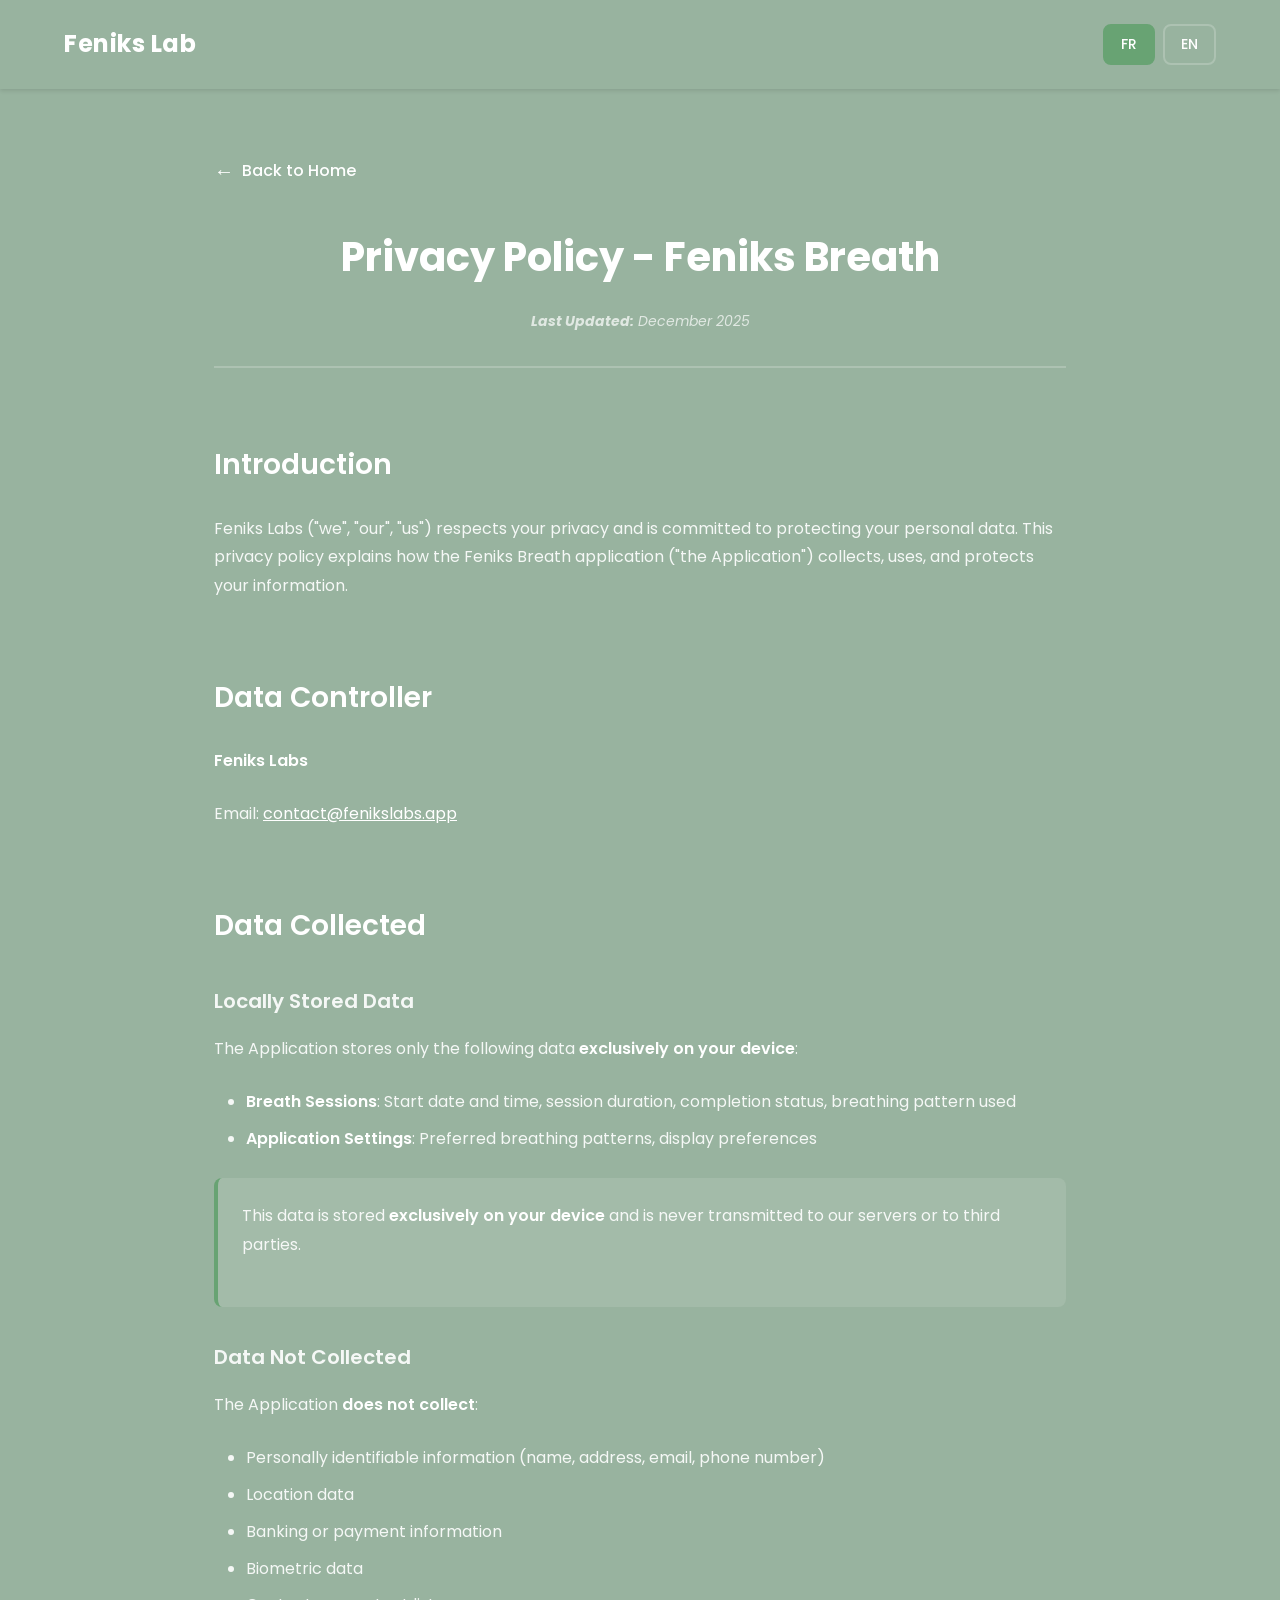
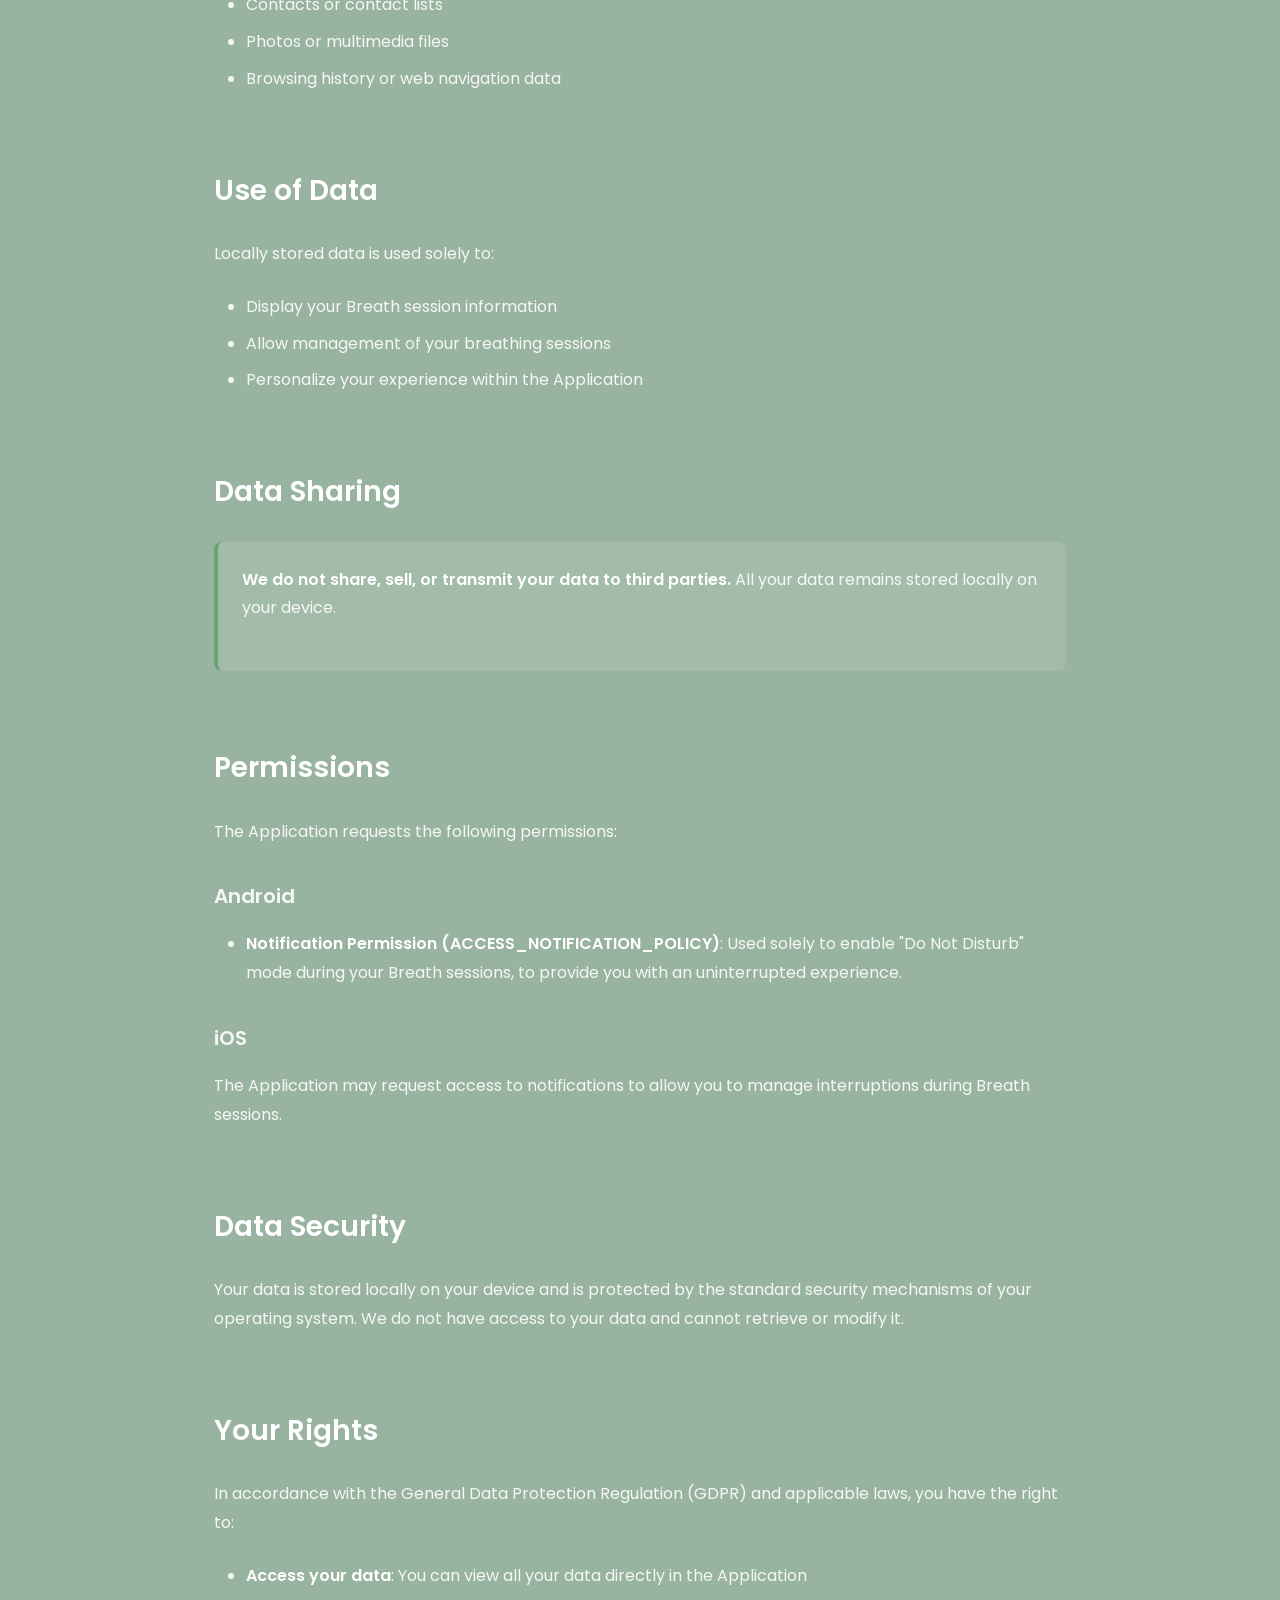
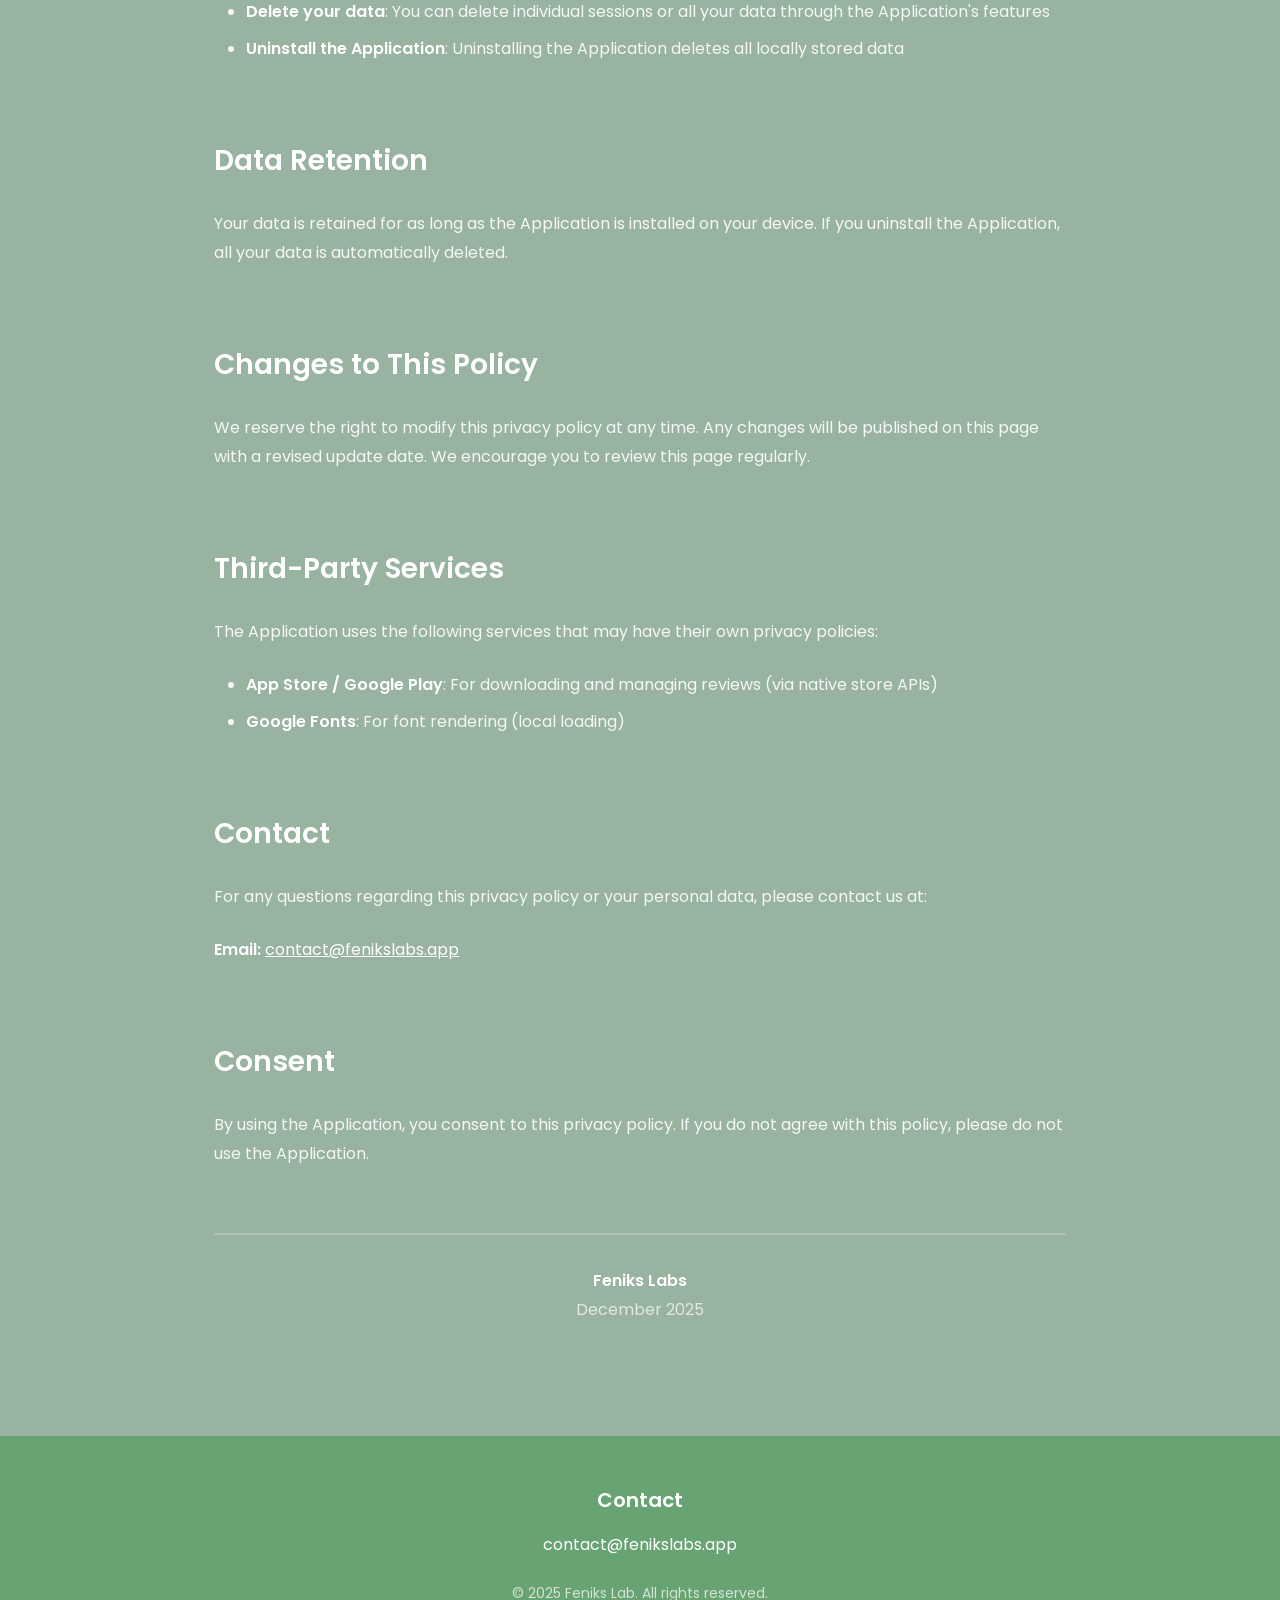
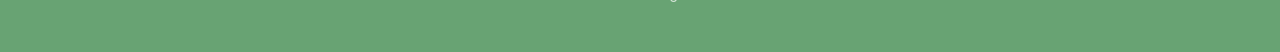
<file: privacy-policy-breathwork.html>
<!DOCTYPE html>
<html lang="en">
<head>
    <meta charset="UTF-8">
    <meta name="viewport" content="width=device-width, initial-scale=1.0">
    <meta name="description" content="Privacy Policy for Feniks Breath application - Protection of your personal data">
    <meta name="keywords" content="Feniks Breath, privacy policy, data protection, privacy">
    <meta name="author" content="Feniks Lab">
    <title>Privacy Policy - Feniks Breath | Feniks Lab</title>
    
    <!-- Google Fonts - Poppins -->
    <link rel="preconnect" href="https://fonts.googleapis.com">
    <link rel="preconnect" href="https://fonts.gstatic.com" crossorigin>
    <link href="https://fonts.googleapis.com/css2?family=Poppins:wght@300;400;500;600;700&display=swap" rel="stylesheet">
    
    <link rel="stylesheet" href="css/style.css">
    <style>
        .privacy-content {
            max-width: 900px;
            margin: 0 auto;
            padding: var(--spacing-xxl) 0;
            line-height: 1.8;
        }

        .privacy-header {
            text-align: center;
            margin-bottom: var(--spacing-xl);
            padding-bottom: var(--spacing-lg);
            border-bottom: 2px solid var(--border-color);
        }

        .privacy-title {
            font-size: 2.5rem;
            font-weight: 700;
            margin-bottom: var(--spacing-sm);
            color: var(--text-color);
        }

        .privacy-last-updated {
            color: var(--text-muted);
            font-size: 0.875rem;
            font-style: italic;
        }

        .privacy-section {
            margin-bottom: var(--spacing-xl);
        }

        .privacy-section h2 {
            font-size: 1.75rem;
            font-weight: 600;
            margin-bottom: var(--spacing-md);
            color: var(--text-color);
            padding-top: var(--spacing-md);
        }

        .privacy-section h3 {
            font-size: 1.25rem;
            font-weight: 600;
            margin-top: var(--spacing-lg);
            margin-bottom: var(--spacing-sm);
            color: var(--text-secondary);
        }

        .privacy-section p {
            margin-bottom: var(--spacing-md);
            color: var(--text-secondary);
        }

        .privacy-section ul,
        .privacy-section ol {
            margin-bottom: var(--spacing-md);
            padding-left: var(--spacing-lg);
            color: var(--text-secondary);
        }

        .privacy-section li {
            margin-bottom: var(--spacing-xs);
        }

        .privacy-section strong {
            color: var(--text-color);
            font-weight: 600;
        }

        .privacy-section a {
            color: var(--text-color);
            text-decoration: underline;
            transition: opacity 0.3s ease;
        }

        .privacy-section a:hover {
            opacity: 0.8;
        }

        .highlight-box {
            background-color: rgba(255, 255, 255, 0.1);
            border-left: 4px solid var(--primary-color);
            padding: var(--spacing-md);
            margin: var(--spacing-md) 0;
            border-radius: var(--radius-sm);
        }

        .back-link {
            display: inline-flex;
            align-items: center;
            gap: var(--spacing-xs);
            color: var(--text-color);
            text-decoration: none;
            margin-bottom: var(--spacing-lg);
            font-weight: 500;
            transition: opacity 0.3s ease;
        }

        .back-link:hover {
            opacity: 0.8;
        }

        .back-link::before {
            content: "←";
            font-size: 1.25rem;
        }

        @media (max-width: 768px) {
            .privacy-title {
                font-size: 2rem;
            }

            .privacy-section h2 {
                font-size: 1.5rem;
            }

            .privacy-section h3 {
                font-size: 1.125rem;
            }
        }
    </style>
</head>
<body>
    <!-- Header -->
    <header class="header" role="banner">
        <div class="container">
            <div class="header-content">
                <a href="index.html" class="logo" id="logo" style="text-decoration: none; color: inherit;">Feniks Lab</a>
                <div class="language-switcher">
                    <button class="lang-btn active" data-lang="fr" aria-label="Français">FR</button>
                    <button class="lang-btn" data-lang="en" aria-label="English">EN</button>
                </div>
            </div>
        </div>
    </header>

    <!-- Privacy Policy Content -->
    <main class="privacy-content" role="main">
        <div class="container">
            <a href="index.html" class="back-link">Back to Home</a>

            <div class="privacy-header">
                <h1 class="privacy-title">Privacy Policy - Feniks Breath</h1>
                <p class="privacy-last-updated"><strong>Last Updated:</strong> December 2025</p>
            </div>

            <section class="privacy-section">
                <h2>Introduction</h2>
                <p>Feniks Labs ("we", "our", "us") respects your privacy and is committed to protecting your personal data. This privacy policy explains how the Feniks Breath application ("the Application") collects, uses, and protects your information.</p>
            </section>

            <section class="privacy-section">
                <h2>Data Controller</h2>
                <p><strong>Feniks Labs</strong></p>
                <p>Email: <a href="mailto:contact@fenikslabs.app">contact@fenikslabs.app</a></p>
            </section>

            <section class="privacy-section">
                <h2>Data Collected</h2>
                
                <h3>Locally Stored Data</h3>
                <p>The Application stores only the following data <strong>exclusively on your device</strong>:</p>
                <ul>
                    <li><strong>Breath Sessions</strong>: Start date and time, session duration, completion status, breathing pattern used</li>
                    <li><strong>Application Settings</strong>: Preferred breathing patterns, display preferences</li>
                </ul>
                <div class="highlight-box">
                    <p>This data is stored <strong>exclusively on your device</strong> and is never transmitted to our servers or to third parties.</p>
                </div>

                <h3>Data Not Collected</h3>
                <p>The Application <strong>does not collect</strong>:</p>
                <ul>
                    <li>Personally identifiable information (name, address, email, phone number)</li>
                    <li>Location data</li>
                    <li>Banking or payment information</li>
                    <li>Biometric data</li>
                    <li>Contacts or contact lists</li>
                    <li>Photos or multimedia files</li>
                    <li>Browsing history or web navigation data</li>
                </ul>
            </section>

            <section class="privacy-section">
                <h2>Use of Data</h2>
                <p>Locally stored data is used solely to:</p>
                <ul>
                    <li>Display your Breath session information</li>
                    <li>Allow management of your breathing sessions</li>
                    <li>Personalize your experience within the Application</li>
                </ul>
            </section>

            <section class="privacy-section">
                <h2>Data Sharing</h2>
                <div class="highlight-box">
                    <p><strong>We do not share, sell, or transmit your data to third parties.</strong> All your data remains stored locally on your device.</p>
                </div>
            </section>

            <section class="privacy-section">
                <h2>Permissions</h2>
                <p>The Application requests the following permissions:</p>
                
                <h3>Android</h3>
                <ul>
                    <li><strong>Notification Permission (ACCESS_NOTIFICATION_POLICY)</strong>: Used solely to enable "Do Not Disturb" mode during your Breath sessions, to provide you with an uninterrupted experience.</li>
                </ul>

                <h3>iOS</h3>
                <p>The Application may request access to notifications to allow you to manage interruptions during Breath sessions.</p>
            </section>

            <section class="privacy-section">
                <h2>Data Security</h2>
                <p>Your data is stored locally on your device and is protected by the standard security mechanisms of your operating system. We do not have access to your data and cannot retrieve or modify it.</p>
            </section>

            <section class="privacy-section">
                <h2>Your Rights</h2>
                <p>In accordance with the General Data Protection Regulation (GDPR) and applicable laws, you have the right to:</p>
                <ul>
                    <li><strong>Access your data</strong>: You can view all your data directly in the Application</li>
                    <li><strong>Delete your data</strong>: You can delete individual sessions or all your data through the Application's features</li>
                    <li><strong>Uninstall the Application</strong>: Uninstalling the Application deletes all locally stored data</li>
                </ul>
            </section>

            <section class="privacy-section">
                <h2>Data Retention</h2>
                <p>Your data is retained for as long as the Application is installed on your device. If you uninstall the Application, all your data is automatically deleted.</p>
            </section>

            <section class="privacy-section">
                <h2>Changes to This Policy</h2>
                <p>We reserve the right to modify this privacy policy at any time. Any changes will be published on this page with a revised update date. We encourage you to review this page regularly.</p>
            </section>

            <section class="privacy-section">
                <h2>Third-Party Services</h2>
                <p>The Application uses the following services that may have their own privacy policies:</p>
                <ul>
                    <li><strong>App Store / Google Play</strong>: For downloading and managing reviews (via native store APIs)</li>
                    <li><strong>Google Fonts</strong>: For font rendering (local loading)</li>
                </ul>
            </section>

            <section class="privacy-section">
                <h2>Contact</h2>
                <p>For any questions regarding this privacy policy or your personal data, please contact us at:</p>
                <p><strong>Email:</strong> <a href="mailto:contact@fenikslabs.app">contact@fenikslabs.app</a></p>
            </section>

            <section class="privacy-section">
                <h2>Consent</h2>
                <p>By using the Application, you consent to this privacy policy. If you do not agree with this policy, please do not use the Application.</p>
            </section>

            <div class="privacy-section" style="margin-top: var(--spacing-xxl); padding-top: var(--spacing-lg); border-top: 2px solid var(--border-color);">
                <p style="text-align: center; color: var(--text-muted);">
                    <strong>Feniks Labs</strong><br>
                    December 2025
                </p>
            </div>
        </div>
    </main>

    <!-- Footer -->
    <footer class="footer" role="contentinfo">
        <div class="container">
            <div class="footer-content">
                <div class="footer-section">
                    <h3>Contact</h3>
                    <p>
                        <a href="mailto:contact@fenikslabs.app" aria-label="Send an email">contact@fenikslabs.app</a>
                    </p>
                </div>
                <div class="footer-section">
                    <p class="footer-rights">© 2025 Feniks Lab. All rights reserved.</p>
                </div>
            </div>
        </div>
    </footer>
</body>
</html>
</file>
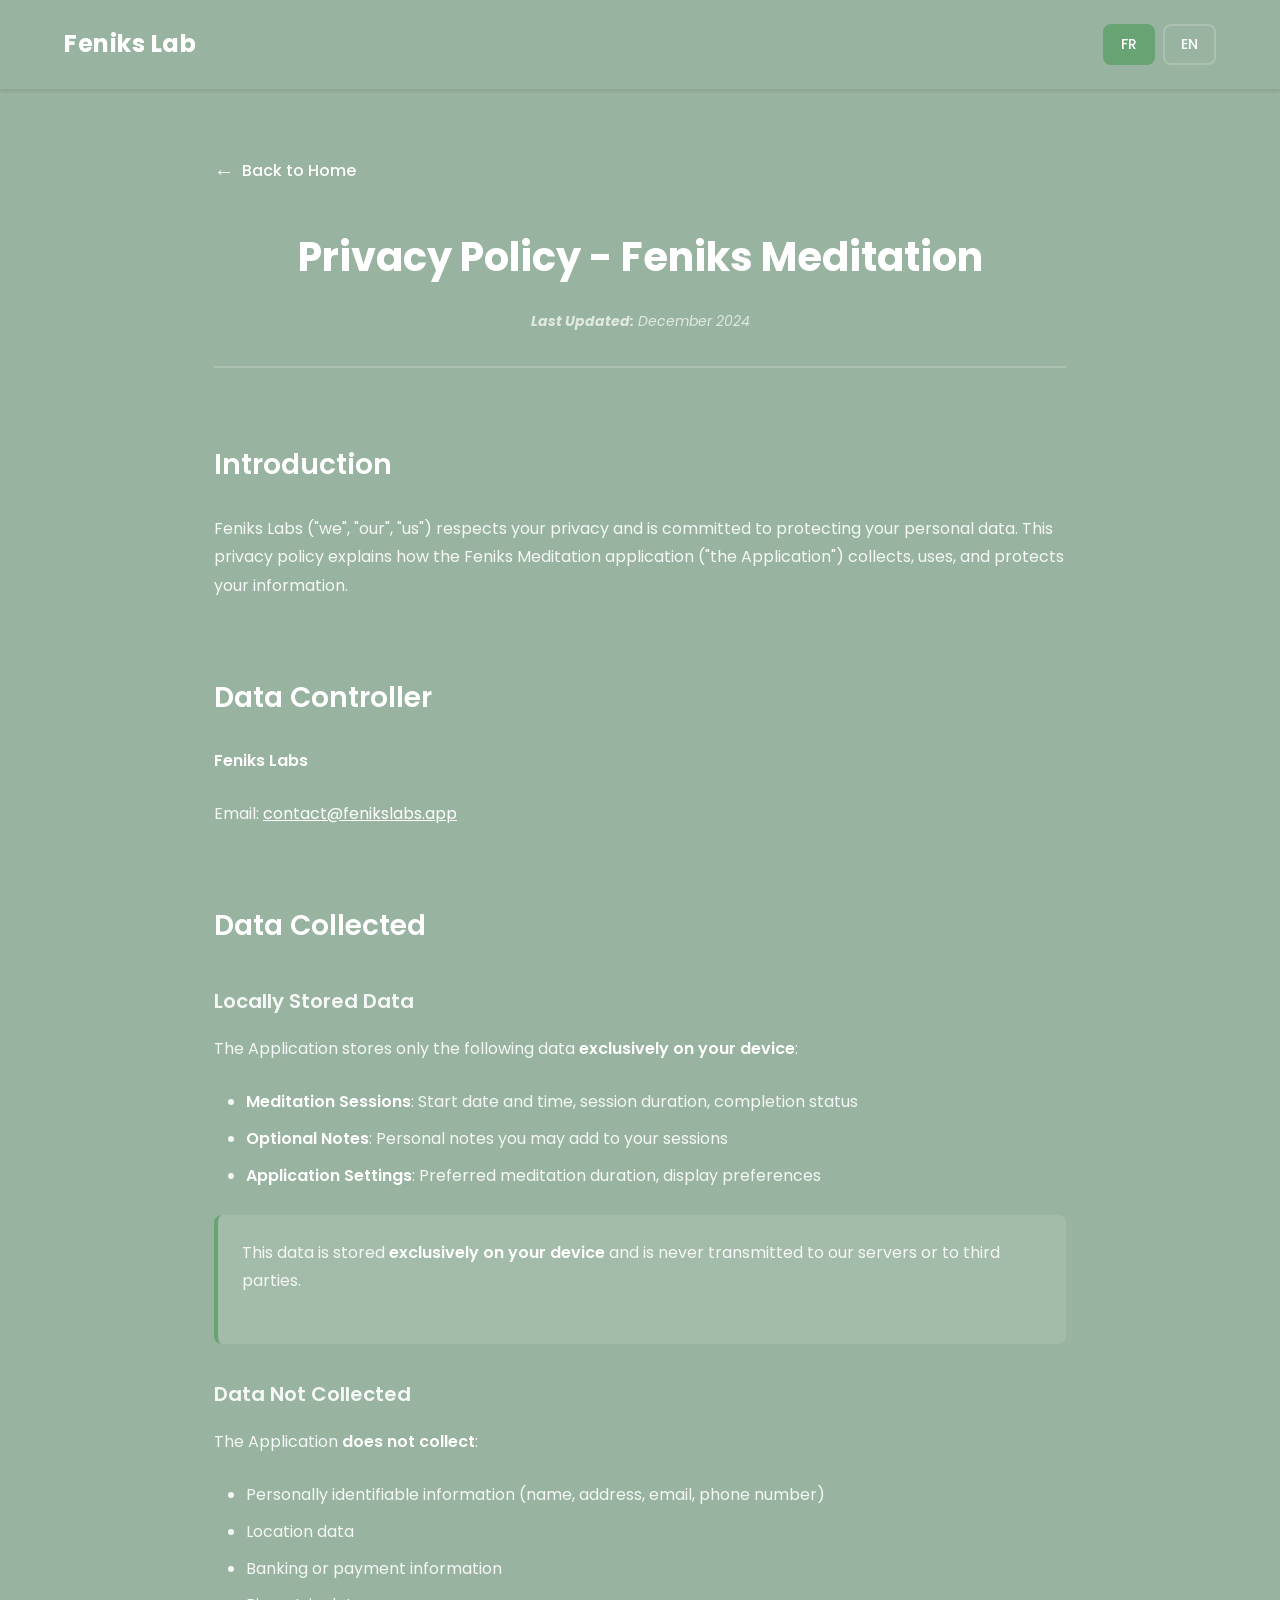
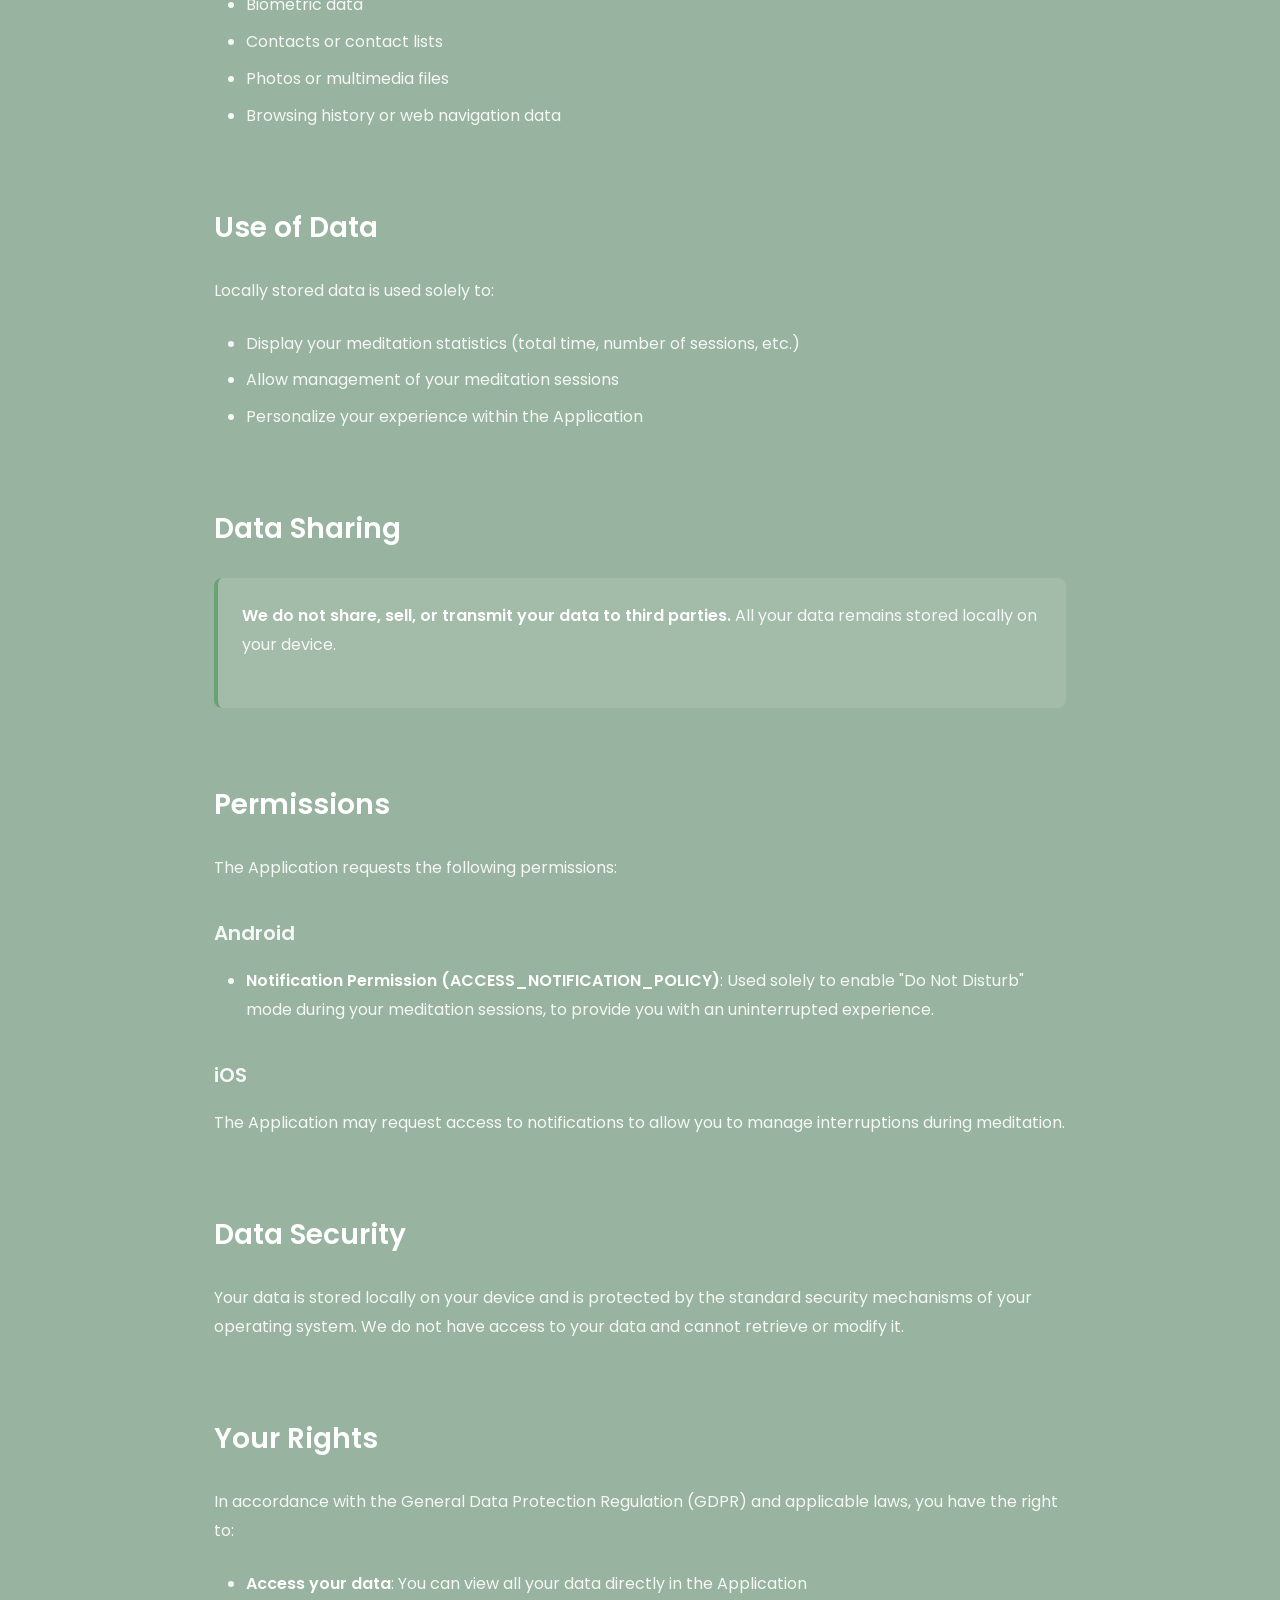
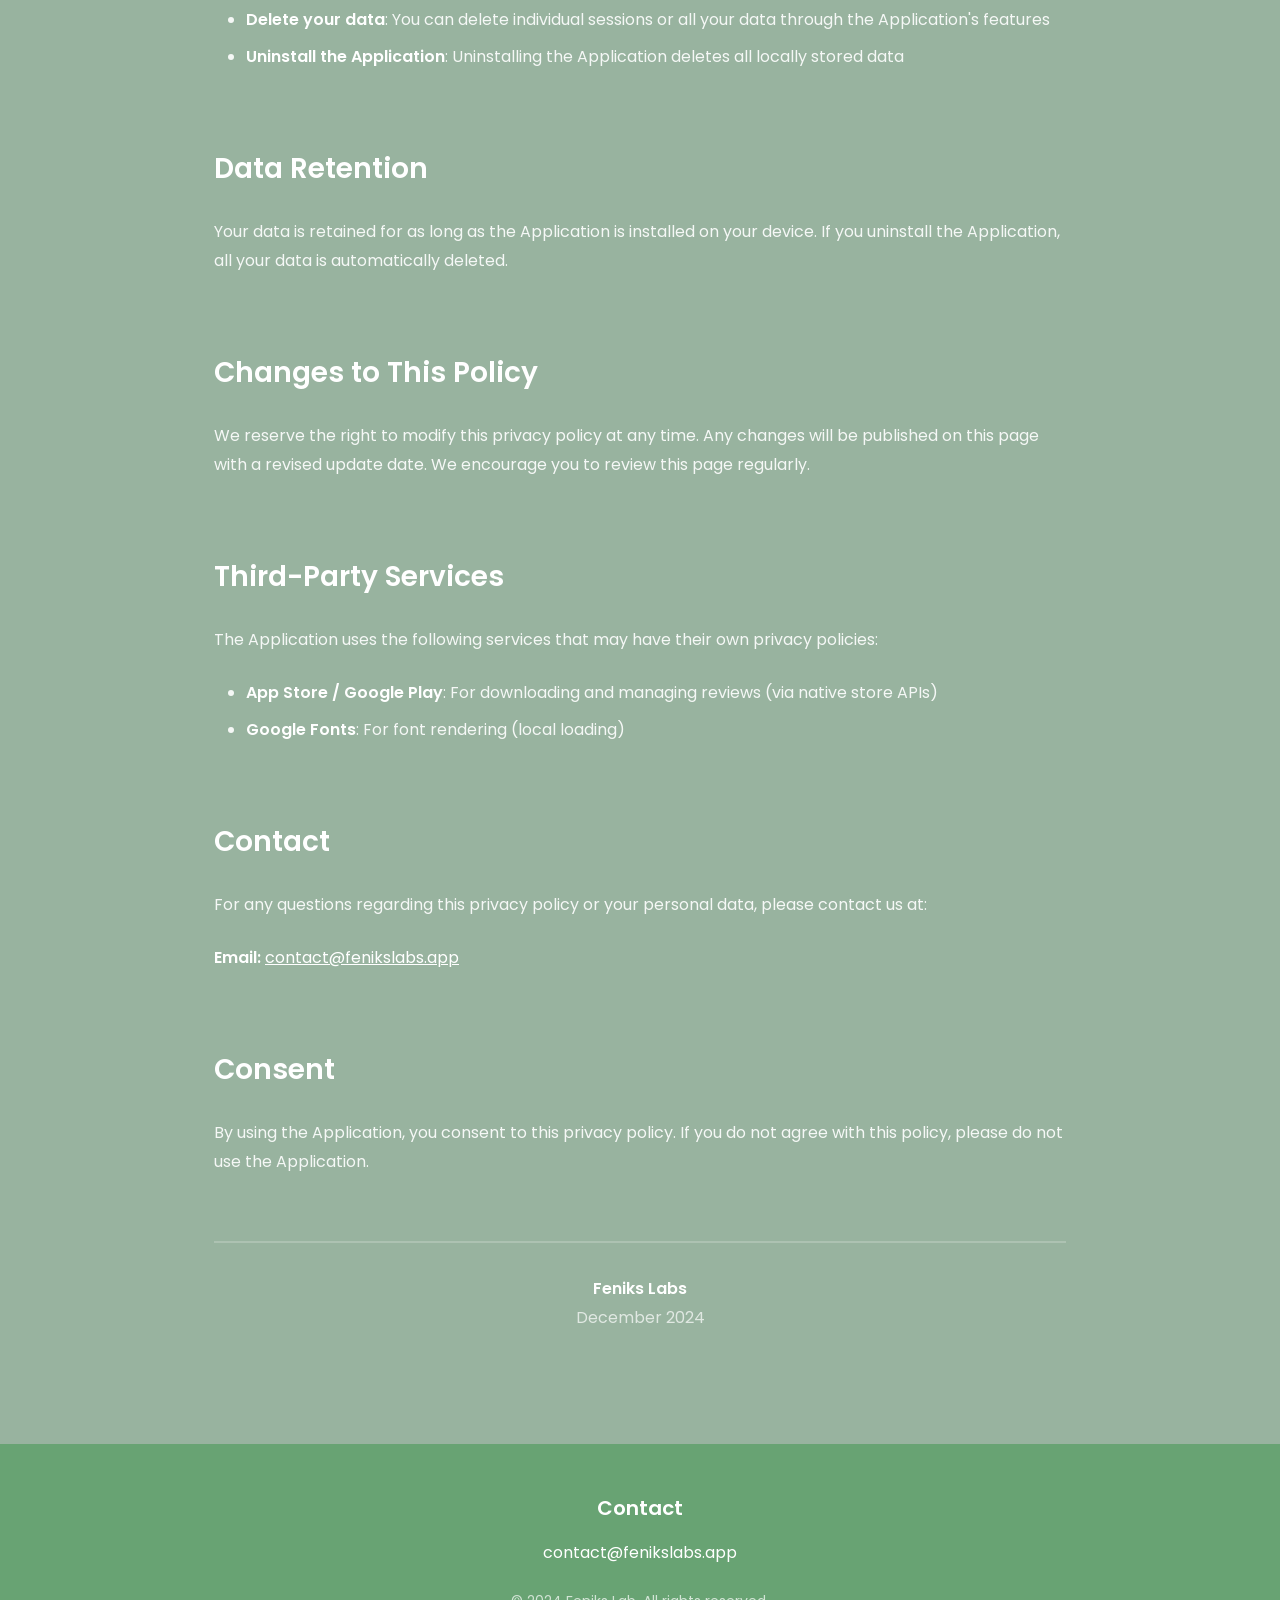
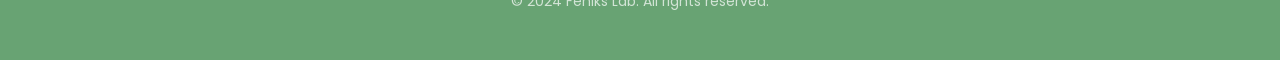
<file: privacy-policy-meditation.html>
<!DOCTYPE html>
<html lang="en">
<head>
    <meta charset="UTF-8">
    <meta name="viewport" content="width=device-width, initial-scale=1.0">
    <meta name="description" content="Privacy Policy for Feniks Meditation application - Protection of your personal data">
    <meta name="keywords" content="Feniks Meditation, privacy policy, data protection, privacy">
    <meta name="author" content="Feniks Lab">
    <title>Privacy Policy - Feniks Meditation | Feniks Lab</title>
    
    <!-- Google Fonts - Poppins -->
    <link rel="preconnect" href="https://fonts.googleapis.com">
    <link rel="preconnect" href="https://fonts.gstatic.com" crossorigin>
    <link href="https://fonts.googleapis.com/css2?family=Poppins:wght@300;400;500;600;700&display=swap" rel="stylesheet">
    
    <link rel="stylesheet" href="css/style.css">
    <style>
        .privacy-content {
            max-width: 900px;
            margin: 0 auto;
            padding: var(--spacing-xxl) 0;
            line-height: 1.8;
        }

        .privacy-header {
            text-align: center;
            margin-bottom: var(--spacing-xl);
            padding-bottom: var(--spacing-lg);
            border-bottom: 2px solid var(--border-color);
        }

        .privacy-title {
            font-size: 2.5rem;
            font-weight: 700;
            margin-bottom: var(--spacing-sm);
            color: var(--text-color);
        }

        .privacy-last-updated {
            color: var(--text-muted);
            font-size: 0.875rem;
            font-style: italic;
        }

        .privacy-section {
            margin-bottom: var(--spacing-xl);
        }

        .privacy-section h2 {
            font-size: 1.75rem;
            font-weight: 600;
            margin-bottom: var(--spacing-md);
            color: var(--text-color);
            padding-top: var(--spacing-md);
        }

        .privacy-section h3 {
            font-size: 1.25rem;
            font-weight: 600;
            margin-top: var(--spacing-lg);
            margin-bottom: var(--spacing-sm);
            color: var(--text-secondary);
        }

        .privacy-section p {
            margin-bottom: var(--spacing-md);
            color: var(--text-secondary);
        }

        .privacy-section ul,
        .privacy-section ol {
            margin-bottom: var(--spacing-md);
            padding-left: var(--spacing-lg);
            color: var(--text-secondary);
        }

        .privacy-section li {
            margin-bottom: var(--spacing-xs);
        }

        .privacy-section strong {
            color: var(--text-color);
            font-weight: 600;
        }

        .privacy-section a {
            color: var(--text-color);
            text-decoration: underline;
            transition: opacity 0.3s ease;
        }

        .privacy-section a:hover {
            opacity: 0.8;
        }

        .highlight-box {
            background-color: rgba(255, 255, 255, 0.1);
            border-left: 4px solid var(--primary-color);
            padding: var(--spacing-md);
            margin: var(--spacing-md) 0;
            border-radius: var(--radius-sm);
        }

        .back-link {
            display: inline-flex;
            align-items: center;
            gap: var(--spacing-xs);
            color: var(--text-color);
            text-decoration: none;
            margin-bottom: var(--spacing-lg);
            font-weight: 500;
            transition: opacity 0.3s ease;
        }

        .back-link:hover {
            opacity: 0.8;
        }

        .back-link::before {
            content: "←";
            font-size: 1.25rem;
        }

        @media (max-width: 768px) {
            .privacy-title {
                font-size: 2rem;
            }

            .privacy-section h2 {
                font-size: 1.5rem;
            }

            .privacy-section h3 {
                font-size: 1.125rem;
            }
        }
    </style>
</head>
<body>
    <!-- Header -->
    <header class="header" role="banner">
        <div class="container">
            <div class="header-content">
                <a href="index.html" class="logo" id="logo" style="text-decoration: none; color: inherit;">Feniks Lab</a>
                <div class="language-switcher">
                    <button class="lang-btn active" data-lang="fr" aria-label="Français">FR</button>
                    <button class="lang-btn" data-lang="en" aria-label="English">EN</button>
                </div>
            </div>
        </div>
    </header>

    <!-- Privacy Policy Content -->
    <main class="privacy-content" role="main">
        <div class="container">
            <a href="index.html" class="back-link">Back to Home</a>

            <div class="privacy-header">
                <h1 class="privacy-title">Privacy Policy - Feniks Meditation</h1>
                <p class="privacy-last-updated"><strong>Last Updated:</strong> December 2024</p>
            </div>

            <section class="privacy-section">
                <h2>Introduction</h2>
                <p>Feniks Labs ("we", "our", "us") respects your privacy and is committed to protecting your personal data. This privacy policy explains how the Feniks Meditation application ("the Application") collects, uses, and protects your information.</p>
            </section>

            <section class="privacy-section">
                <h2>Data Controller</h2>
                <p><strong>Feniks Labs</strong></p>
                <p>Email: <a href="mailto:contact@fenikslabs.app">contact@fenikslabs.app</a></p>
            </section>

            <section class="privacy-section">
                <h2>Data Collected</h2>
                
                <h3>Locally Stored Data</h3>
                <p>The Application stores only the following data <strong>exclusively on your device</strong>:</p>
                <ul>
                    <li><strong>Meditation Sessions</strong>: Start date and time, session duration, completion status</li>
                    <li><strong>Optional Notes</strong>: Personal notes you may add to your sessions</li>
                    <li><strong>Application Settings</strong>: Preferred meditation duration, display preferences</li>
                </ul>
                <div class="highlight-box">
                    <p>This data is stored <strong>exclusively on your device</strong> and is never transmitted to our servers or to third parties.</p>
                </div>

                <h3>Data Not Collected</h3>
                <p>The Application <strong>does not collect</strong>:</p>
                <ul>
                    <li>Personally identifiable information (name, address, email, phone number)</li>
                    <li>Location data</li>
                    <li>Banking or payment information</li>
                    <li>Biometric data</li>
                    <li>Contacts or contact lists</li>
                    <li>Photos or multimedia files</li>
                    <li>Browsing history or web navigation data</li>
                </ul>
            </section>

            <section class="privacy-section">
                <h2>Use of Data</h2>
                <p>Locally stored data is used solely to:</p>
                <ul>
                    <li>Display your meditation statistics (total time, number of sessions, etc.)</li>
                    <li>Allow management of your meditation sessions</li>
                    <li>Personalize your experience within the Application</li>
                </ul>
            </section>

            <section class="privacy-section">
                <h2>Data Sharing</h2>
                <div class="highlight-box">
                    <p><strong>We do not share, sell, or transmit your data to third parties.</strong> All your data remains stored locally on your device.</p>
                </div>
            </section>

            <section class="privacy-section">
                <h2>Permissions</h2>
                <p>The Application requests the following permissions:</p>
                
                <h3>Android</h3>
                <ul>
                    <li><strong>Notification Permission (ACCESS_NOTIFICATION_POLICY)</strong>: Used solely to enable "Do Not Disturb" mode during your meditation sessions, to provide you with an uninterrupted experience.</li>
                </ul>

                <h3>iOS</h3>
                <p>The Application may request access to notifications to allow you to manage interruptions during meditation.</p>
            </section>

            <section class="privacy-section">
                <h2>Data Security</h2>
                <p>Your data is stored locally on your device and is protected by the standard security mechanisms of your operating system. We do not have access to your data and cannot retrieve or modify it.</p>
            </section>

            <section class="privacy-section">
                <h2>Your Rights</h2>
                <p>In accordance with the General Data Protection Regulation (GDPR) and applicable laws, you have the right to:</p>
                <ul>
                    <li><strong>Access your data</strong>: You can view all your data directly in the Application</li>
                    <li><strong>Delete your data</strong>: You can delete individual sessions or all your data through the Application's features</li>
                    <li><strong>Uninstall the Application</strong>: Uninstalling the Application deletes all locally stored data</li>
                </ul>
            </section>

            <section class="privacy-section">
                <h2>Data Retention</h2>
                <p>Your data is retained for as long as the Application is installed on your device. If you uninstall the Application, all your data is automatically deleted.</p>
            </section>

            <section class="privacy-section">
                <h2>Changes to This Policy</h2>
                <p>We reserve the right to modify this privacy policy at any time. Any changes will be published on this page with a revised update date. We encourage you to review this page regularly.</p>
            </section>

            <section class="privacy-section">
                <h2>Third-Party Services</h2>
                <p>The Application uses the following services that may have their own privacy policies:</p>
                <ul>
                    <li><strong>App Store / Google Play</strong>: For downloading and managing reviews (via native store APIs)</li>
                    <li><strong>Google Fonts</strong>: For font rendering (local loading)</li>
                </ul>
            </section>

            <section class="privacy-section">
                <h2>Contact</h2>
                <p>For any questions regarding this privacy policy or your personal data, please contact us at:</p>
                <p><strong>Email:</strong> <a href="mailto:contact@fenikslabs.app">contact@fenikslabs.app</a></p>
            </section>

            <section class="privacy-section">
                <h2>Consent</h2>
                <p>By using the Application, you consent to this privacy policy. If you do not agree with this policy, please do not use the Application.</p>
            </section>

            <div class="privacy-section" style="margin-top: var(--spacing-xxl); padding-top: var(--spacing-lg); border-top: 2px solid var(--border-color);">
                <p style="text-align: center; color: var(--text-muted);">
                    <strong>Feniks Labs</strong><br>
                    December 2024
                </p>
            </div>
        </div>
    </main>

    <!-- Footer -->
    <footer class="footer" role="contentinfo">
        <div class="container">
            <div class="footer-content">
                <div class="footer-section">
                    <h3>Contact</h3>
                    <p>
                        <a href="mailto:contact@fenikslabs.app" aria-label="Send an email">contact@fenikslabs.app</a>
                    </p>
                </div>
                <div class="footer-section">
                    <p class="footer-rights">© 2024 Feniks Lab. All rights reserved.</p>
                </div>
            </div>
        </div>
    </footer>
</body>
</html>
</file>
<file: css/style.css>
/* Reset and Base Styles */
* {
    margin: 0;
    padding: 0;
    box-sizing: border-box;
}

:root {
    /* Feniks Design System Colors */
    --primary-color: #68A373;
    --background-color: #98B39F;
    --surface-color: #98B39F;
    --text-color: #FFFFFF;
    --text-secondary: rgba(255, 255, 255, 0.9);
    --text-muted: rgba(255, 255, 255, 0.7);
    --border-color: rgba(255, 255, 255, 0.2);
    --hover-color: #5a8f65;
    
    /* Spacing */
    --spacing-xs: 0.5rem;
    --spacing-sm: 1rem;
    --spacing-md: 1.5rem;
    --spacing-lg: 2rem;
    --spacing-xl: 3rem;
    --spacing-xxl: 4rem;
    
    /* Border Radius */
    --radius-sm: 8px;
    --radius-md: 12px;
    --radius-lg: 16px;
    
    /* Shadows */
    --shadow-sm: 0 2px 4px rgba(0, 0, 0, 0.1);
    --shadow-md: 0 4px 8px rgba(0, 0, 0, 0.15);
    --shadow-lg: 0 8px 16px rgba(0, 0, 0, 0.2);
}

body {
    font-family: 'Poppins', sans-serif;
    background-color: var(--background-color);
    color: var(--text-color);
    line-height: 1.6;
    min-height: 100vh;
    display: flex;
    flex-direction: column;
}

.container {
    max-width: 1200px;
    margin: 0 auto;
    padding: 0 var(--spacing-md);
    width: 100%;
}

/* Header */
.header {
    background-color: var(--surface-color);
    padding: var(--spacing-md) 0;
    box-shadow: var(--shadow-sm);
    position: sticky;
    top: 0;
    z-index: 100;
}

.header-content {
    display: flex;
    justify-content: space-between;
    align-items: center;
}

.logo {
    font-size: 1.5rem;
    font-weight: 700;
    color: var(--text-color);
    letter-spacing: 0.5px;
}

.language-switcher {
    display: flex;
    gap: var(--spacing-xs);
}

.lang-btn {
    background-color: transparent;
    border: 2px solid var(--border-color);
    color: var(--text-color);
    padding: var(--spacing-xs) var(--spacing-sm);
    border-radius: var(--radius-sm);
    cursor: pointer;
    font-family: 'Poppins', sans-serif;
    font-size: 0.875rem;
    font-weight: 500;
    transition: all 0.3s ease;
}

.lang-btn:hover {
    background-color: rgba(255, 255, 255, 0.1);
    border-color: var(--text-color);
}

.lang-btn.active {
    background-color: var(--primary-color);
    border-color: var(--primary-color);
}

/* Hero Section */
.hero {
    padding: var(--spacing-xxl) 0;
    text-align: center;
    background: linear-gradient(135deg, var(--background-color) 0%, var(--primary-color) 100%);
}

.hero-title {
    font-size: 2.5rem;
    font-weight: 700;
    margin-bottom: var(--spacing-md);
    color: var(--text-color);
}

.hero-subtitle {
    font-size: 1.5rem;
    font-weight: 500;
    margin-bottom: var(--spacing-md);
    color: var(--text-secondary);
}

.hero-description {
    font-size: 1.125rem;
    max-width: 800px;
    margin: 0 auto;
    color: var(--text-secondary);
}

/* Apps Section */
.apps-section {
    padding: var(--spacing-xxl) 0;
    flex: 1;
}

.section-title {
    font-size: 2rem;
    font-weight: 700;
    text-align: center;
    margin-bottom: var(--spacing-sm);
    color: var(--text-color);
}

.section-description {
    text-align: center;
    font-size: 1.125rem;
    color: var(--text-secondary);
    margin-bottom: var(--spacing-xl);
}

.apps-grid {
    display: grid;
    grid-template-columns: repeat(auto-fit, minmax(300px, 1fr));
    gap: var(--spacing-lg);
    margin-top: var(--spacing-xl);
}

/* App Card */
.app-card {
    background-color: rgba(255, 255, 255, 0.1);
    border-radius: var(--radius-lg);
    padding: var(--spacing-lg);
    box-shadow: var(--shadow-md);
    transition: transform 0.3s ease, box-shadow 0.3s ease;
    backdrop-filter: blur(10px);
    border: 1px solid var(--border-color);
}

.app-card:hover {
    transform: translateY(-5px);
    box-shadow: var(--shadow-lg);
}

.app-card-header {
    display: flex;
    align-items: center;
    gap: var(--spacing-md);
    margin-bottom: var(--spacing-md);
}

.app-logo {
    width: 64px;
    height: 64px;
    border-radius: var(--radius-md);
    object-fit: cover;
    background-color: rgba(255, 255, 255, 0.2);
}

.app-name {
    font-size: 1.5rem;
    font-weight: 600;
    color: var(--text-color);
}

.app-description {
    color: var(--text-secondary);
    margin-bottom: var(--spacing-md);
    line-height: 1.7;
}

.app-links {
    display: flex;
    flex-wrap: wrap;
    gap: var(--spacing-sm);
    margin-bottom: var(--spacing-md);
}

.app-link {
    display: inline-flex;
    align-items: center;
    gap: var(--spacing-xs);
    background-color: var(--primary-color);
    color: var(--text-color);
    padding: var(--spacing-xs) var(--spacing-md);
    border-radius: var(--radius-sm);
    text-decoration: none;
    font-weight: 500;
    font-size: 0.875rem;
    transition: background-color 0.3s ease;
}

.app-link:hover {
    background-color: var(--hover-color);
}

.app-link:disabled,
.app-link.disabled {
    background-color: rgba(255, 255, 255, 0.2);
    cursor: not-allowed;
    opacity: 0.6;
}

.screenshots-btn {
    width: 100%;
    background-color: transparent;
    border: 2px solid var(--border-color);
    color: var(--text-color);
    padding: var(--spacing-xs) var(--spacing-md);
    border-radius: var(--radius-sm);
    cursor: pointer;
    font-family: 'Poppins', sans-serif;
    font-weight: 500;
    font-size: 0.875rem;
    transition: all 0.3s ease;
}

.screenshots-btn:hover {
    background-color: rgba(255, 255, 255, 0.1);
    border-color: var(--text-color);
}

/* Modal */
.modal {
    display: none;
    position: fixed;
    top: 0;
    left: 0;
    width: 100%;
    height: 100%;
    z-index: 1000;
}

.modal.active {
    display: flex;
    align-items: center;
    justify-content: center;
}

.modal-overlay {
    position: absolute;
    top: 0;
    left: 0;
    width: 100%;
    height: 100%;
    background-color: rgba(0, 0, 0, 0.8);
    backdrop-filter: blur(5px);
}

.modal-content {
    position: relative;
    background-color: var(--surface-color);
    border-radius: var(--radius-lg);
    max-width: 90vw;
    max-height: 90vh;
    overflow: auto;
    z-index: 1001;
    box-shadow: var(--shadow-lg);
    padding: var(--spacing-lg);
}

.modal-close {
    position: absolute;
    top: var(--spacing-md);
    right: var(--spacing-md);
    background: none;
    border: none;
    color: var(--text-color);
    font-size: 2rem;
    cursor: pointer;
    width: 40px;
    height: 40px;
    display: flex;
    align-items: center;
    justify-content: center;
    border-radius: 50%;
    transition: background-color 0.3s ease;
    z-index: 1002;
}

.modal-close:hover {
    background-color: rgba(255, 255, 255, 0.1);
}

.modal-header {
    margin-bottom: var(--spacing-md);
}

.modal-title {
    font-size: 1.5rem;
    font-weight: 600;
    color: var(--text-color);
}

.screenshots-gallery {
    display: grid;
    grid-template-columns: repeat(auto-fit, minmax(250px, 1fr));
    gap: var(--spacing-md);
}

.screenshot-item {
    border-radius: var(--radius-md);
    overflow: hidden;
    box-shadow: var(--shadow-md);
}

.screenshot-item img {
    width: 100%;
    height: auto;
    display: block;
    object-fit: cover;
}

/* Footer */
.footer {
    background-color: var(--primary-color);
    padding: var(--spacing-xl) 0;
    margin-top: auto;
}

.footer-content {
    display: flex;
    flex-direction: column;
    gap: var(--spacing-md);
    text-align: center;
}

.footer-section h3 {
    font-size: 1.25rem;
    font-weight: 600;
    margin-bottom: var(--spacing-sm);
    color: var(--text-color);
}

.footer-section a {
    color: var(--text-color);
    text-decoration: none;
    transition: opacity 0.3s ease;
}

.footer-section a:hover {
    opacity: 0.8;
    text-decoration: underline;
}

.footer-rights {
    color: var(--text-muted);
    font-size: 0.875rem;
}

/* Responsive Design */
@media (max-width: 768px) {
    .hero-title {
        font-size: 2rem;
    }
    
    .hero-subtitle {
        font-size: 1.25rem;
    }
    
    .hero-description {
        font-size: 1rem;
    }
    
    .section-title {
        font-size: 1.75rem;
    }
    
    .apps-grid {
        grid-template-columns: 1fr;
    }
    
    .app-card-header {
        flex-direction: column;
        text-align: center;
    }
    
    .screenshots-gallery {
        grid-template-columns: 1fr;
    }
    
    .modal-content {
        max-width: 95vw;
        padding: var(--spacing-md);
    }
}

@media (max-width: 480px) {
    .container {
        padding: 0 var(--spacing-sm);
    }
    
    .hero {
        padding: var(--spacing-xl) 0;
    }
    
    .hero-title {
        font-size: 1.75rem;
    }
    
    .hero-subtitle {
        font-size: 1.125rem;
    }
    
    .logo {
        font-size: 1.25rem;
    }
    
    .app-links {
        flex-direction: column;
    }
    
    .app-link {
        width: 100%;
        justify-content: center;
    }
}

/* Accessibility */
@media (prefers-reduced-motion: reduce) {
    * {
        animation-duration: 0.01ms !important;
        animation-iteration-count: 1 !important;
        transition-duration: 0.01ms !important;
    }
}

/* Focus styles for accessibility */
button:focus,
a:focus {
    outline: 2px solid var(--text-color);
    outline-offset: 2px;
}

/* Loading state */
.loading {
    text-align: center;
    padding: var(--spacing-xxl);
    color: var(--text-secondary);
}
</file>
